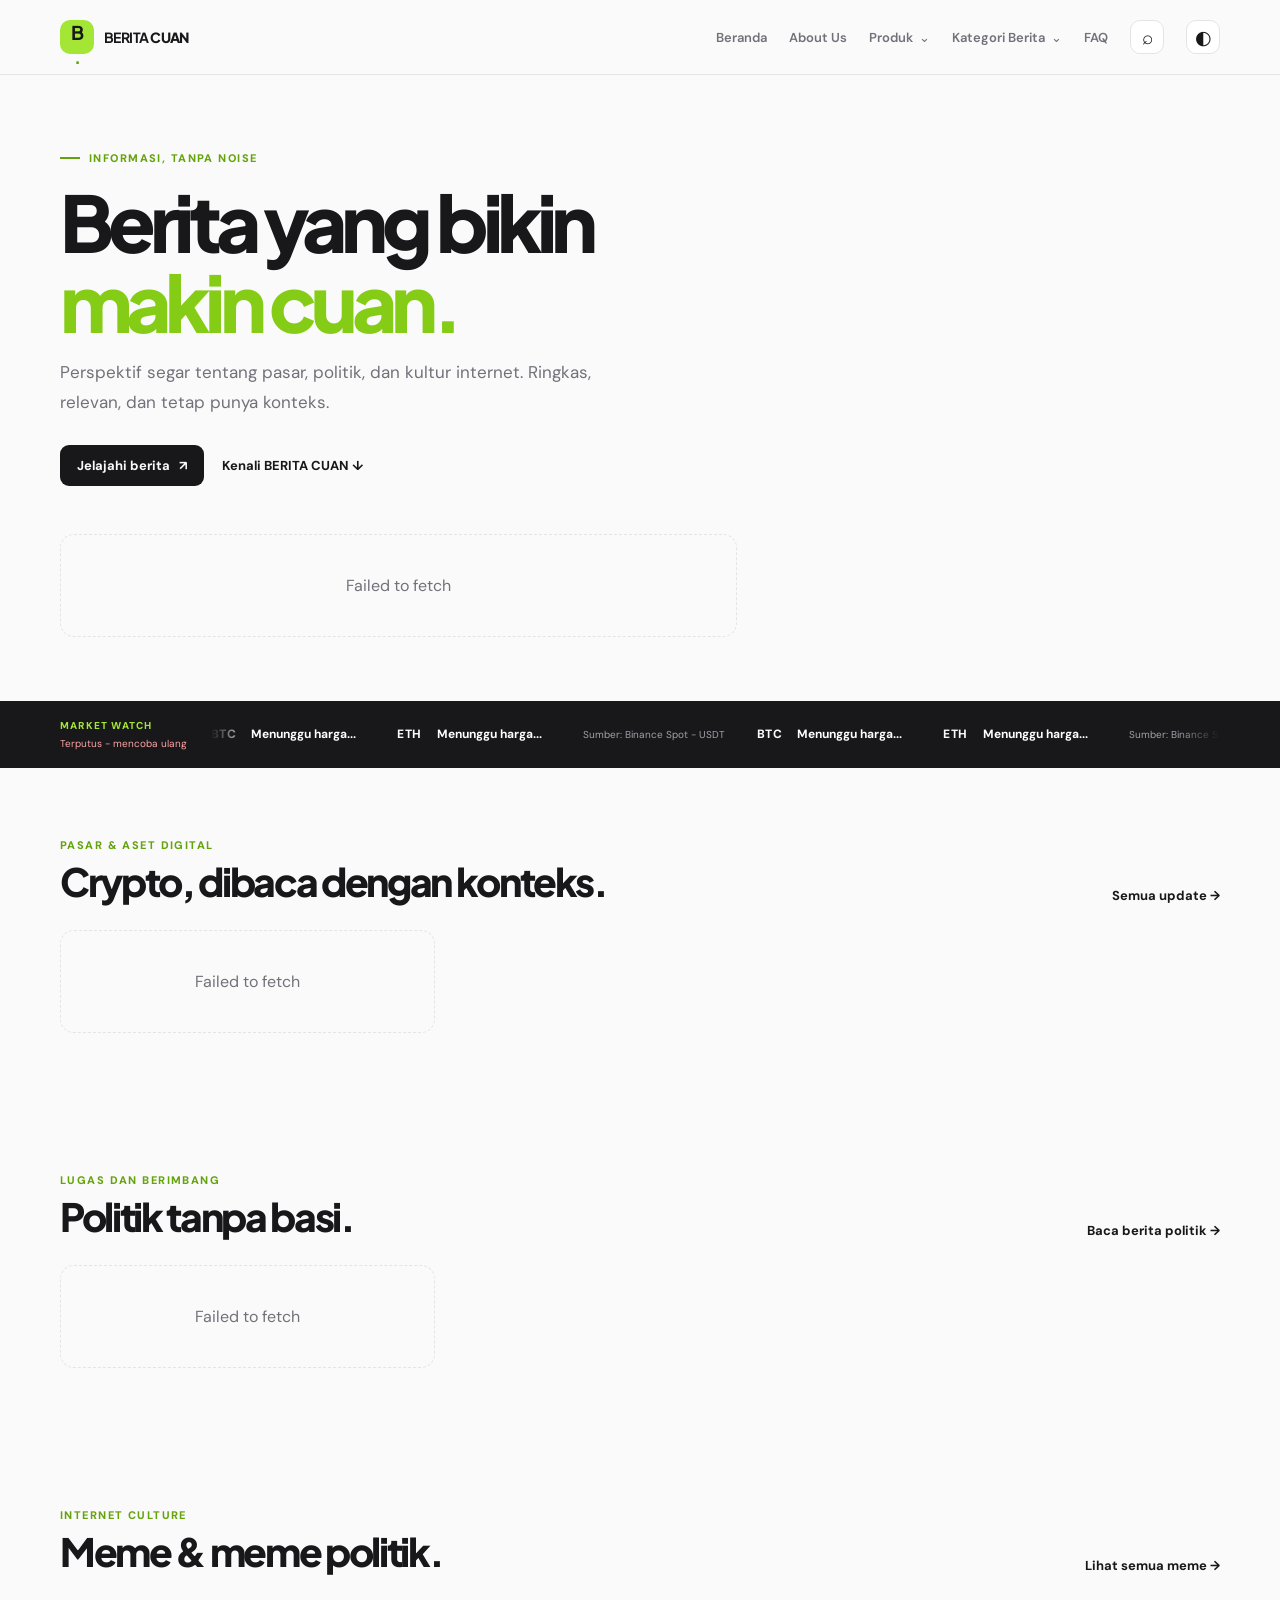
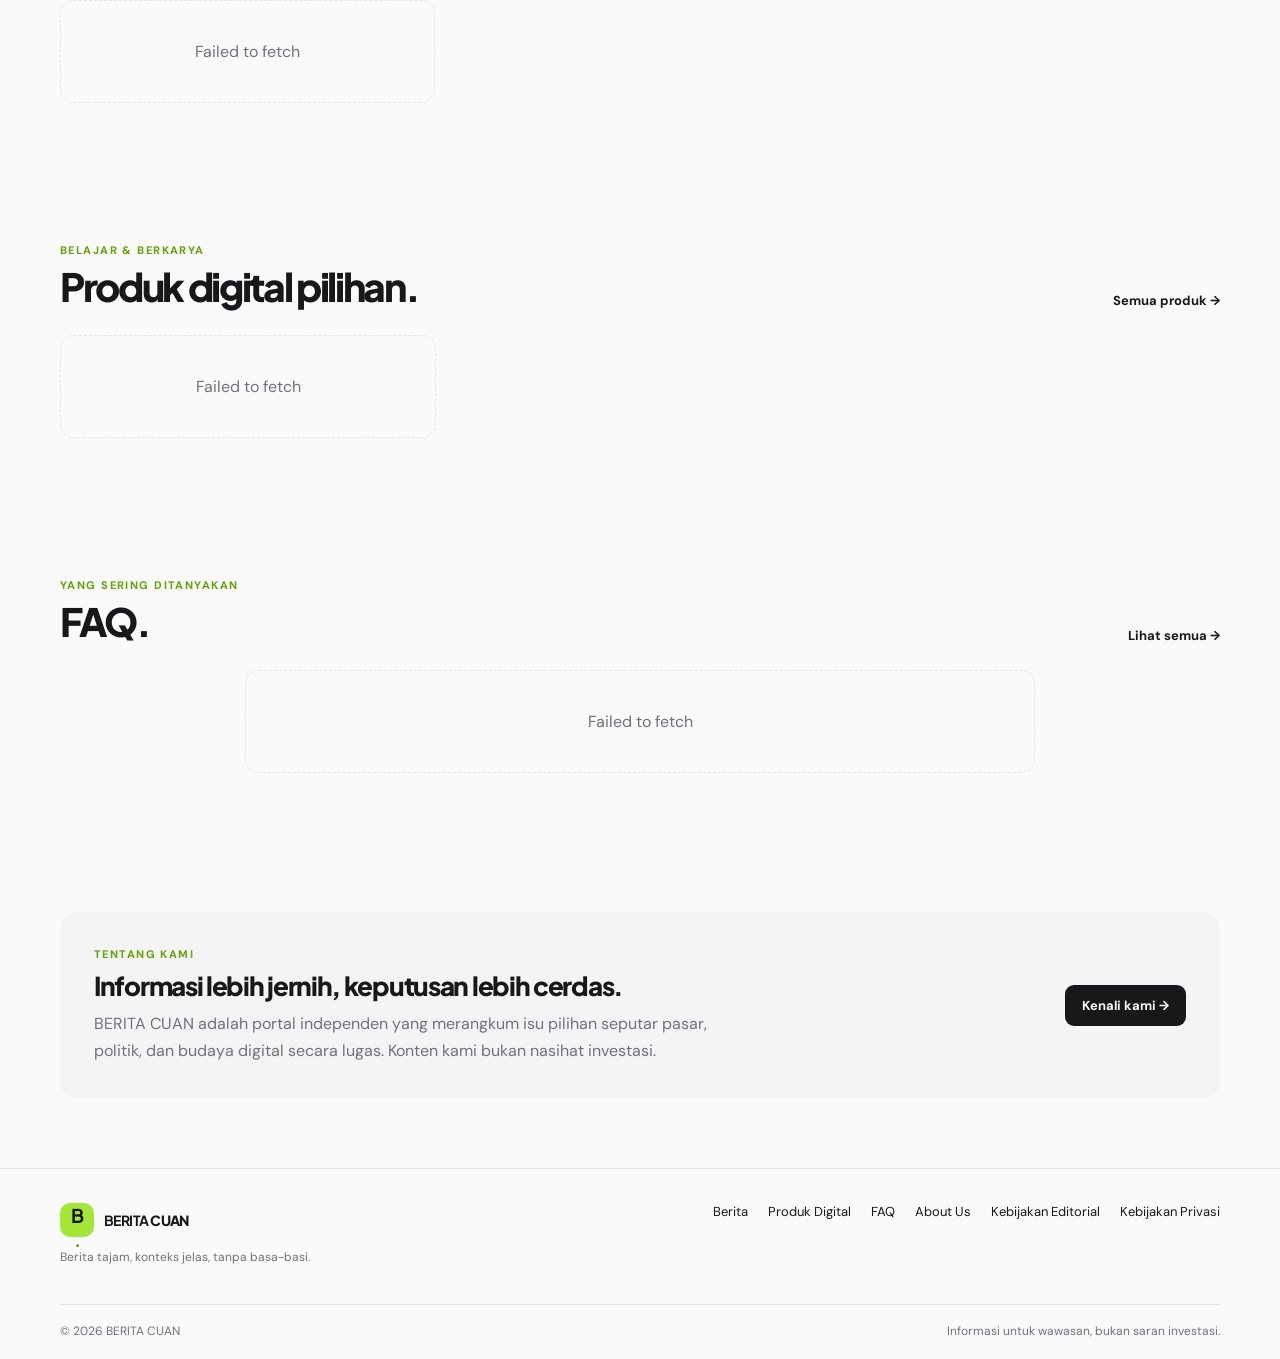
<file: index.html>
<!doctype html>
<html lang="id" data-theme="light">
<head>
    <meta charset="utf-8">
    <meta name="viewport" content="width=device-width, initial-scale=1">
    <link rel="icon" type="image/svg+xml" href="/favicon.svg">
    <meta name="description" content="BERITA CUAN — berita pilihan tentang pasar, politik, dan kultur internet.">
    <link rel="canonical" href="https://www.beritacuan.my.id/">
    <meta property="og:type" content="website">
    <meta property="og:site_name" content="BERITA CUAN">
    <meta property="og:title" content="Berita pilihan hari ini — BERITA CUAN">
    <meta property="og:description" content="BERITA CUAN — berita pilihan tentang pasar, politik, dan kultur internet.">
    <meta property="og:url" content="https://www.beritacuan.my.id/">
    <meta name="twitter:card" content="summary">
    <title>Berita pilihan hari ini — BERITA CUAN</title>
    <script>
        (() => {
            try {
                const saved = localStorage.getItem('bc-theme');
                document.documentElement.dataset.theme = saved || (matchMedia('(prefers-color-scheme: dark)').matches ? 'dark' : 'light');
            } catch {
                document.documentElement.dataset.theme = 'light';
            }
        })();
    </script>
    <link rel="preconnect" href="https://fonts.googleapis.com">
    <link rel="preconnect" href="https://fonts.gstatic.com" crossorigin>
    <link href="https://fonts.googleapis.com/css2?family=DM+Sans:wght@400;500;600;700&family=Plus+Jakarta+Sans:wght@500;600;700;800&display=swap" rel="stylesheet">
    <link rel="stylesheet" href="assets/css/app.css">
    <link rel="stylesheet" href="assets/css/site.css">
    <script async src="https://pagead2.googlesyndication.com/pagead/js/adsbygoogle.js?client=ca-pub-7554807885186246" crossorigin="anonymous"></script>
    <script defer src="assets/js/supabase.js"></script>
    <script defer src="assets/js/adsense.js"></script>
    <script defer src="assets/js/site.js"></script>
    <script defer src="assets/js/public-pages.js"></script>
    <script defer src="assets/js/market-watch.js"></script>
    <script defer src="assets/js/app.js"></script>
</head>
<body data-page="home">
<div id="site-header"></div>
<main>
    <section class="hero container">
        <span class="hero-kicker">Informasi, tanpa noise</span>
        <h1>Berita yang bikin<br><span>makin cuan.</span></h1>
        <p class="hero-copy">Perspektif segar tentang pasar, politik, dan kultur internet. Ringkas, relevan, dan tetap punya konteks.</p>
        <div class="hero-bottom"><a class="button button-dark" href="berita.html">Jelajahi berita <span>↗</span></a><a class="text-link" href="about.html">Kenali BERITA CUAN ↓</a></div>
        <div class="hero-grid" data-home-feature><div class="empty-state">Memuat berita pilihan...</div></div>
    </section>
    <section class="market-strip" aria-label="Informasi pasar">
        <div class="container market-row">
            <div class="market-heading"><span class="market-label">MARKET WATCH</span><span class="market-status" data-market-status aria-live="polite">Menghubungkan ke feed...</span></div>
            <div class="ticker-window" aria-label="Harga live BTC dan ETH dalam USDT">
                <div class="ticker-track" data-market-track>
                    <div class="ticker-group" data-market-group></div>
                    <div class="ticker-group" data-market-group aria-hidden="true"></div>
                </div>
            </div>
        </div>
    </section>
    <section class="section container">
        <div class="section-heading"><div><span class="section-kicker">Pasar & aset digital</span><h2>Crypto, dibaca dengan konteks.</h2></div><a class="text-link" href="berita.html?kategori=crypto">Semua update →</a></div>
        <div class="news-grid" data-home-crypto><div class="empty-state">Memuat berita crypto...</div></div>
    </section>
    <section class="section container">
        <div class="section-heading"><div><span class="section-kicker">Lugas dan berimbang</span><h2>Politik tanpa basi.</h2></div><a class="text-link" href="berita.html?kategori=politik">Baca berita politik →</a></div>
        <div class="news-grid" data-home-politics><div class="empty-state">Memuat berita politik...</div></div>
    </section>
    <section class="section container">
        <div class="section-heading"><div><span class="section-kicker">Internet culture</span><h2>Meme & meme politik.</h2></div><a class="text-link" href="berita.html?kategori=meme">Lihat semua meme →</a></div>
        <div class="meme-grid" data-home-memes><div class="empty-state">Memuat meme...</div></div>
    </section>
    <section class="section container">
        <div class="section-heading"><div><span class="section-kicker">Belajar & berkarya</span><h2>Produk digital pilihan.</h2></div><a class="text-link" href="produk.html">Semua produk →</a></div>
        <div class="product-grid" data-home-products><div class="empty-state">Memuat produk...</div></div>
    </section>
    <section class="section container">
        <div class="section-heading"><div><span class="section-kicker">Yang sering ditanyakan</span><h2>FAQ.</h2></div><a class="text-link" href="faq.html">Lihat semua →</a></div>
        <div class="faq-list" data-home-faqs><div class="empty-state">Memuat FAQ...</div></div>
    </section>
    <section class="container section" id="tentang"><div class="about-band"><div><span class="section-kicker">Tentang kami</span><h2>Informasi lebih jernih, keputusan lebih cerdas.</h2><p>BERITA CUAN adalah portal independen yang merangkum isu pilihan seputar pasar, politik, dan budaya digital secara lugas. Konten kami bukan nasihat investasi.</p></div><a class="button button-dark" href="about.html">Kenali kami →</a></div></section>
</main>
<aside class="ad-slot container" data-adsense-slot hidden aria-label="Iklan"></aside>
<div id="site-footer"></div>
</body>
</html>
</file>
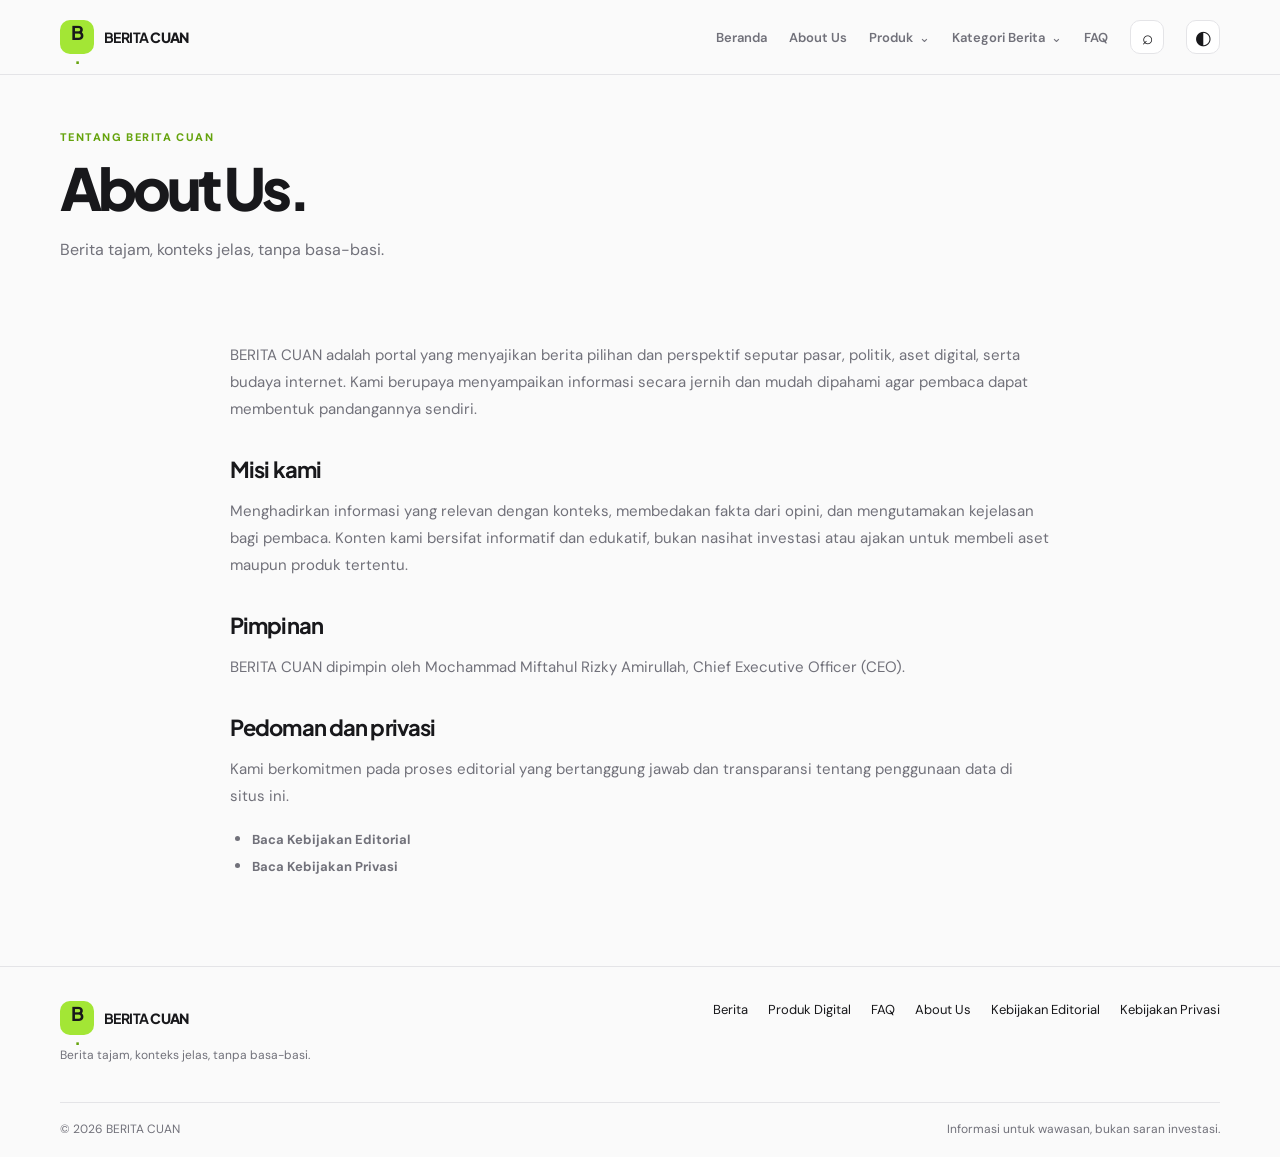
<file: about.html>
<!doctype html>
<html lang="id" data-theme="light">
<head>
    <meta charset="utf-8"><meta name="viewport" content="width=device-width, initial-scale=1">
    <link rel="icon" type="image/svg+xml" href="/favicon.svg">
    <meta name="description" content="Kenali BERITA CUAN, visi redaksi, dan pimpinan kami.">
    <link rel="canonical" href="https://www.beritacuan.my.id/about.html">
    <meta property="og:type" content="website"><meta property="og:site_name" content="BERITA CUAN">
    <meta property="og:title" content="About Us — BERITA CUAN">
    <meta property="og:description" content="Kenali BERITA CUAN, visi redaksi, dan pimpinan kami.">
    <meta property="og:url" content="https://www.beritacuan.my.id/about.html">
    <meta name="twitter:card" content="summary">
    <title>About Us — BERITA CUAN</title>
    <script>(()=>{try{const saved=localStorage.getItem('bc-theme');document.documentElement.dataset.theme=saved||(matchMedia('(prefers-color-scheme: dark)').matches?'dark':'light')}catch{document.documentElement.dataset.theme='light'}})();</script>
    <link rel="preconnect" href="https://fonts.googleapis.com"><link rel="preconnect" href="https://fonts.gstatic.com" crossorigin>
    <link href="https://fonts.googleapis.com/css2?family=DM+Sans:wght@400;500;600;700&family=Plus+Jakarta+Sans:wght@500;600;700;800&display=swap" rel="stylesheet">
    <link rel="stylesheet" href="assets/css/app.css"><link rel="stylesheet" href="assets/css/site.css">
    <script async src="https://pagead2.googlesyndication.com/pagead/js/adsbygoogle.js?client=ca-pub-7554807885186246" crossorigin="anonymous"></script>
    <script defer src="assets/js/supabase.js"></script><script defer src="assets/js/adsense.js"></script><script defer src="assets/js/site.js"></script><script defer src="assets/js/app.js"></script>
</head>
<body>
<div id="site-header"></div>
<main class="container">
    <header class="page-head"><span class="section-kicker">Tentang BERITA CUAN</span><h1>About Us.</h1><p>Berita tajam, konteks jelas, tanpa basa-basi.</p></header>
    <article class="policy-content">
        <p>BERITA CUAN adalah portal yang menyajikan berita pilihan dan perspektif seputar pasar, politik, aset digital, serta budaya internet. Kami berupaya menyampaikan informasi secara jernih dan mudah dipahami agar pembaca dapat membentuk pandangannya sendiri.</p>
        <h2>Misi kami</h2>
        <p>Menghadirkan informasi yang relevan dengan konteks, membedakan fakta dari opini, dan mengutamakan kejelasan bagi pembaca. Konten kami bersifat informatif dan edukatif, bukan nasihat investasi atau ajakan untuk membeli aset maupun produk tertentu.</p>
        <h2>Pimpinan</h2>
        <p>BERITA CUAN dipimpin oleh Mochammad Miftahul Rizky Amirullah, Chief Executive Officer (CEO).</p>
        <h2>Pedoman dan privasi</h2>
        <p>Kami berkomitmen pada proses editorial yang bertanggung jawab dan transparansi tentang penggunaan data di situs ini.</p>
        <ul><li><a class="text-link" href="kebijakan-editorial.html">Baca Kebijakan Editorial</a></li><li><a class="text-link" href="kebijakan-privasi.html">Baca Kebijakan Privasi</a></li></ul>
    </article>
</main>
<div id="site-footer"></div>
</body>
</html>
</file>
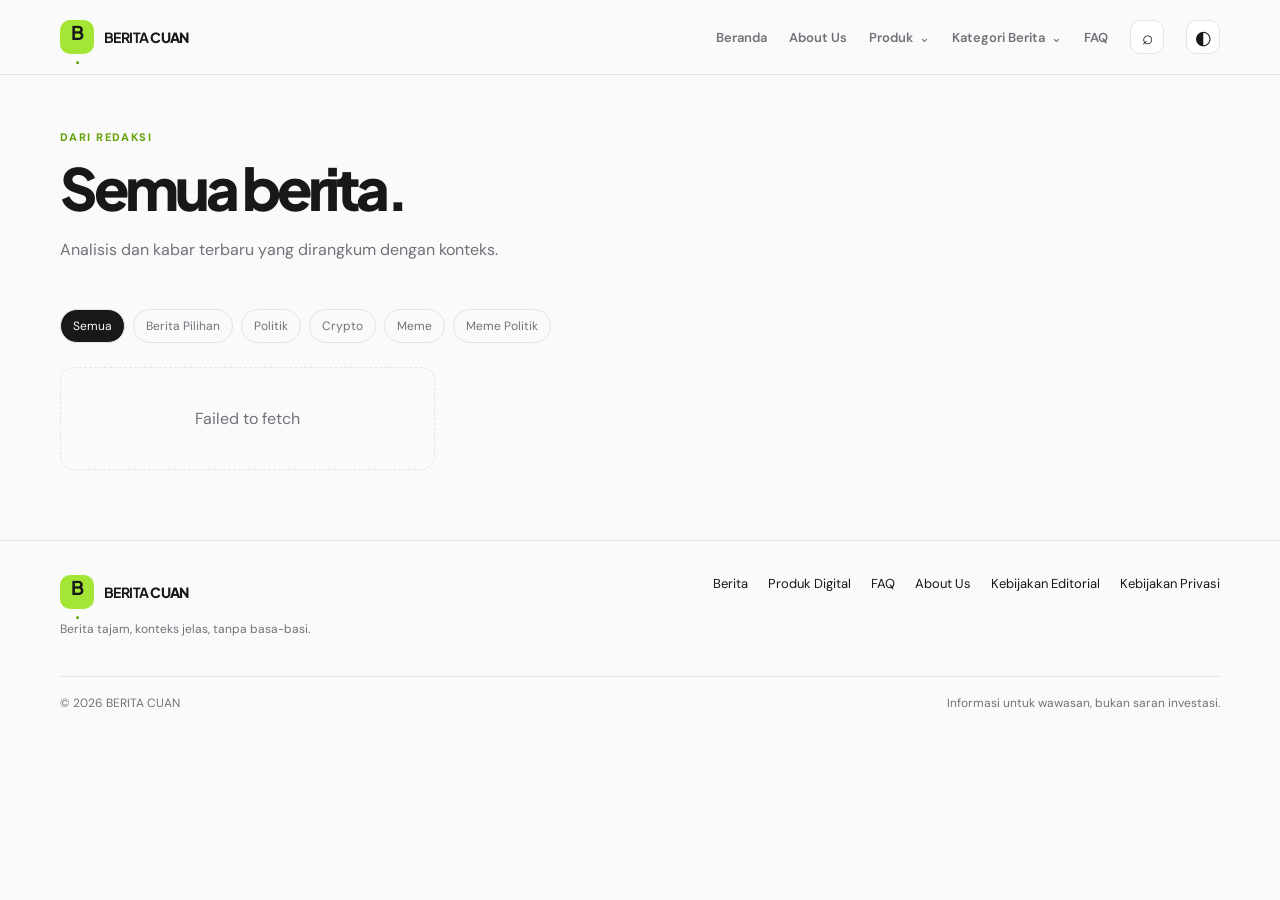
<file: berita.html>
<!doctype html>
<html lang="id" data-theme="light">
<head>
    <meta charset="utf-8">
    <base href="/">
    <meta name="viewport" content="width=device-width, initial-scale=1">
    <link rel="icon" type="image/svg+xml" href="/favicon.svg">
    <meta name="description" content="Berita dan analisis pilihan BERITA CUAN.">
    <link rel="canonical" href="https://www.beritacuan.my.id/berita.html">
    <meta property="og:type" content="website">
    <meta property="og:site_name" content="BERITA CUAN">
    <meta property="og:title" content="Semua berita — BERITA CUAN">
    <meta property="og:description" content="Berita dan analisis pilihan BERITA CUAN.">
    <meta property="og:url" content="https://www.beritacuan.my.id/berita.html">
    <meta name="twitter:card" content="summary">
    <title>Semua berita — BERITA CUAN</title>
    <script>(()=>{try{const saved=localStorage.getItem('bc-theme');document.documentElement.dataset.theme=saved||(matchMedia('(prefers-color-scheme: dark)').matches?'dark':'light')}catch{document.documentElement.dataset.theme='light'}})();</script>
    <link rel="preconnect" href="https://fonts.googleapis.com"><link rel="preconnect" href="https://fonts.gstatic.com" crossorigin>
    <link href="https://fonts.googleapis.com/css2?family=DM+Sans:wght@400;500;600;700&family=Plus+Jakarta+Sans:wght@500;600;700;800&display=swap" rel="stylesheet">
    <link rel="stylesheet" href="assets/css/app.css">
    <link rel="stylesheet" href="assets/css/site.css">
    <script async src="https://pagead2.googlesyndication.com/pagead/js/adsbygoogle.js?client=ca-pub-7554807885186246" crossorigin="anonymous"></script>
    <script defer src="assets/js/supabase.js"></script><script defer src="assets/js/adsense.js"></script><script defer src="assets/js/site.js"></script><script defer src="assets/js/public-pages.js"></script><script defer src="assets/js/app.js"></script>
</head>
<body data-page="news">
<div id="site-header"></div>
<main class="container">
    <article class="article" data-article hidden></article>
    <section data-news-list>
        <header class="page-head"><span class="section-kicker">Dari redaksi</span><h1 data-news-title>Semua berita.</h1><p data-news-description>Analisis dan kabar terbaru yang dirangkum dengan konteks.</p></header>
        <div class="filter-row">
            <a class="filter-chip" data-category="" href="berita.html">Semua</a>
            <a class="filter-chip" data-category="pilihan" href="berita.html?kategori=pilihan">Berita Pilihan</a>
            <a class="filter-chip" data-category="politik" href="berita.html?kategori=politik">Politik</a>
            <a class="filter-chip" data-category="crypto" href="berita.html?kategori=crypto">Crypto</a>
            <a class="filter-chip" data-category="meme" href="berita.html?kategori=meme">Meme</a>
            <a class="filter-chip" data-category="meme_politik" href="berita.html?kategori=meme_politik">Meme Politik</a>
        </div>
        <div class="section" style="padding-top:0"><div class="news-grid" data-news-results><div class="empty-state">Memuat berita...</div></div></div>
    </section>
</main>
<aside class="ad-slot container" data-adsense-slot hidden aria-label="Iklan"></aside>
<div id="site-footer"></div>
</body>
</html>
</file>
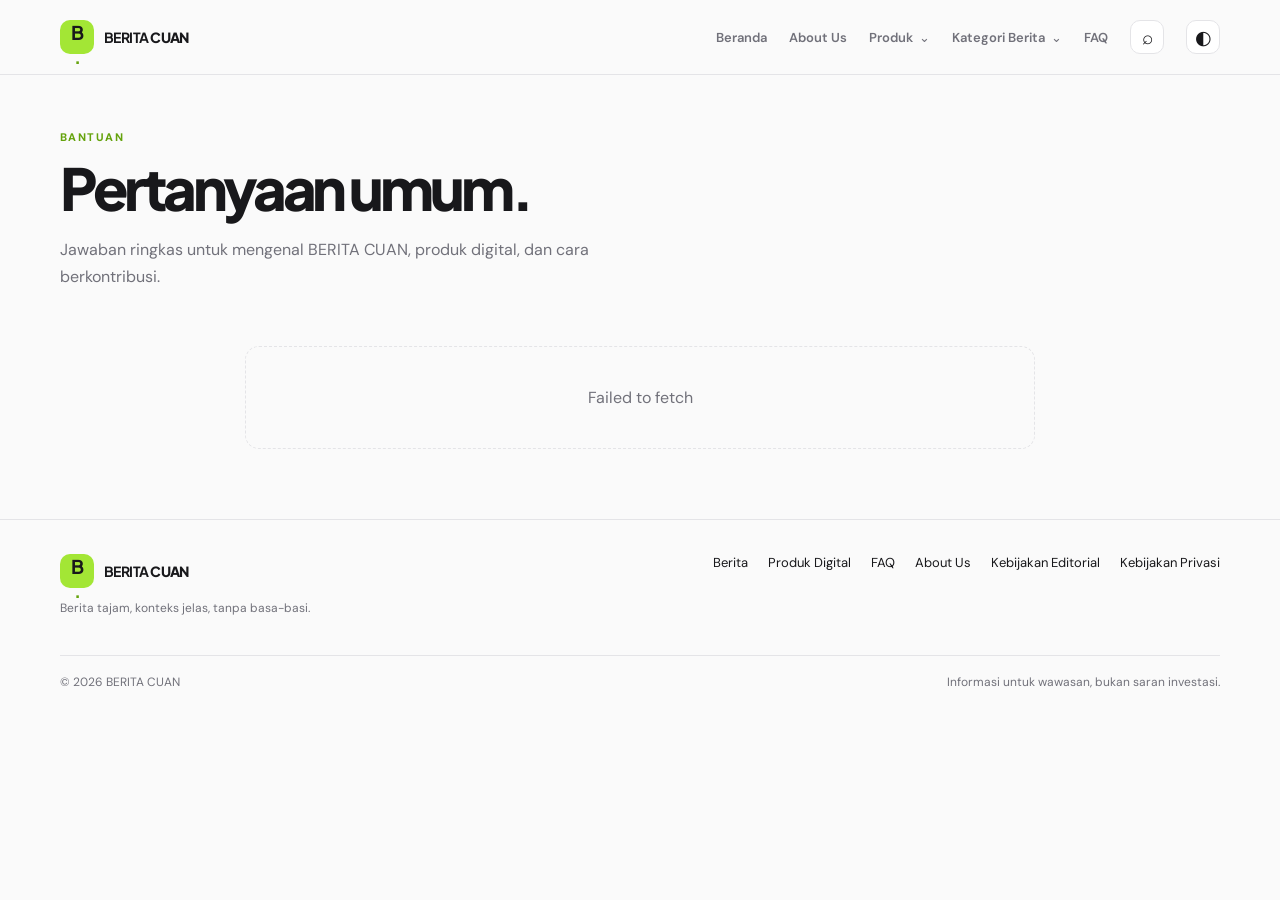
<file: faq.html>
<!doctype html>
<html lang="id" data-theme="light">
<head>
    <meta charset="utf-8"><meta name="viewport" content="width=device-width, initial-scale=1">
    <link rel="icon" type="image/svg+xml" href="/favicon.svg">
    <meta name="description" content="Pertanyaan umum tentang berita, produk, dan kontribusi di BERITA CUAN.">
    <link rel="canonical" href="https://www.beritacuan.my.id/faq.html">
    <meta property="og:type" content="website">
    <meta property="og:site_name" content="BERITA CUAN">
    <meta property="og:title" content="Pertanyaan umum — BERITA CUAN">
    <meta property="og:description" content="Pertanyaan umum tentang berita, produk, dan kontribusi di BERITA CUAN.">
    <meta property="og:url" content="https://www.beritacuan.my.id/faq.html">
    <meta name="twitter:card" content="summary">
    <title>Pertanyaan umum — BERITA CUAN</title>
    <script>(()=>{try{const saved=localStorage.getItem('bc-theme');document.documentElement.dataset.theme=saved||(matchMedia('(prefers-color-scheme: dark)').matches?'dark':'light')}catch{document.documentElement.dataset.theme='light'}})();</script>
    <link rel="preconnect" href="https://fonts.googleapis.com"><link rel="preconnect" href="https://fonts.gstatic.com" crossorigin>
    <link href="https://fonts.googleapis.com/css2?family=DM+Sans:wght@400;500;600;700&family=Plus+Jakarta+Sans:wght@500;600;700;800&display=swap" rel="stylesheet">
    <link rel="stylesheet" href="assets/css/app.css">
    <link rel="stylesheet" href="assets/css/site.css">
    <script async src="https://pagead2.googlesyndication.com/pagead/js/adsbygoogle.js?client=ca-pub-7554807885186246" crossorigin="anonymous"></script>
    <script defer src="assets/js/supabase.js"></script><script defer src="assets/js/adsense.js"></script><script defer src="assets/js/site.js"></script><script defer src="assets/js/public-pages.js"></script><script defer src="assets/js/app.js"></script>
</head>
<body data-page="faq">
<div id="site-header"></div>
<main class="container">
    <header class="page-head"><span class="section-kicker">Bantuan</span><h1>Pertanyaan umum.</h1><p>Jawaban ringkas untuk mengenal BERITA CUAN, produk digital, dan cara berkontribusi.</p></header>
    <section class="section" style="padding-top:10px"><div class="faq-list" data-faq-list><div class="empty-state">Memuat FAQ...</div></div></section>
</main>
<aside class="ad-slot container" data-adsense-slot hidden aria-label="Iklan"></aside>
<div id="site-footer"></div>
</body>
</html>
</file>
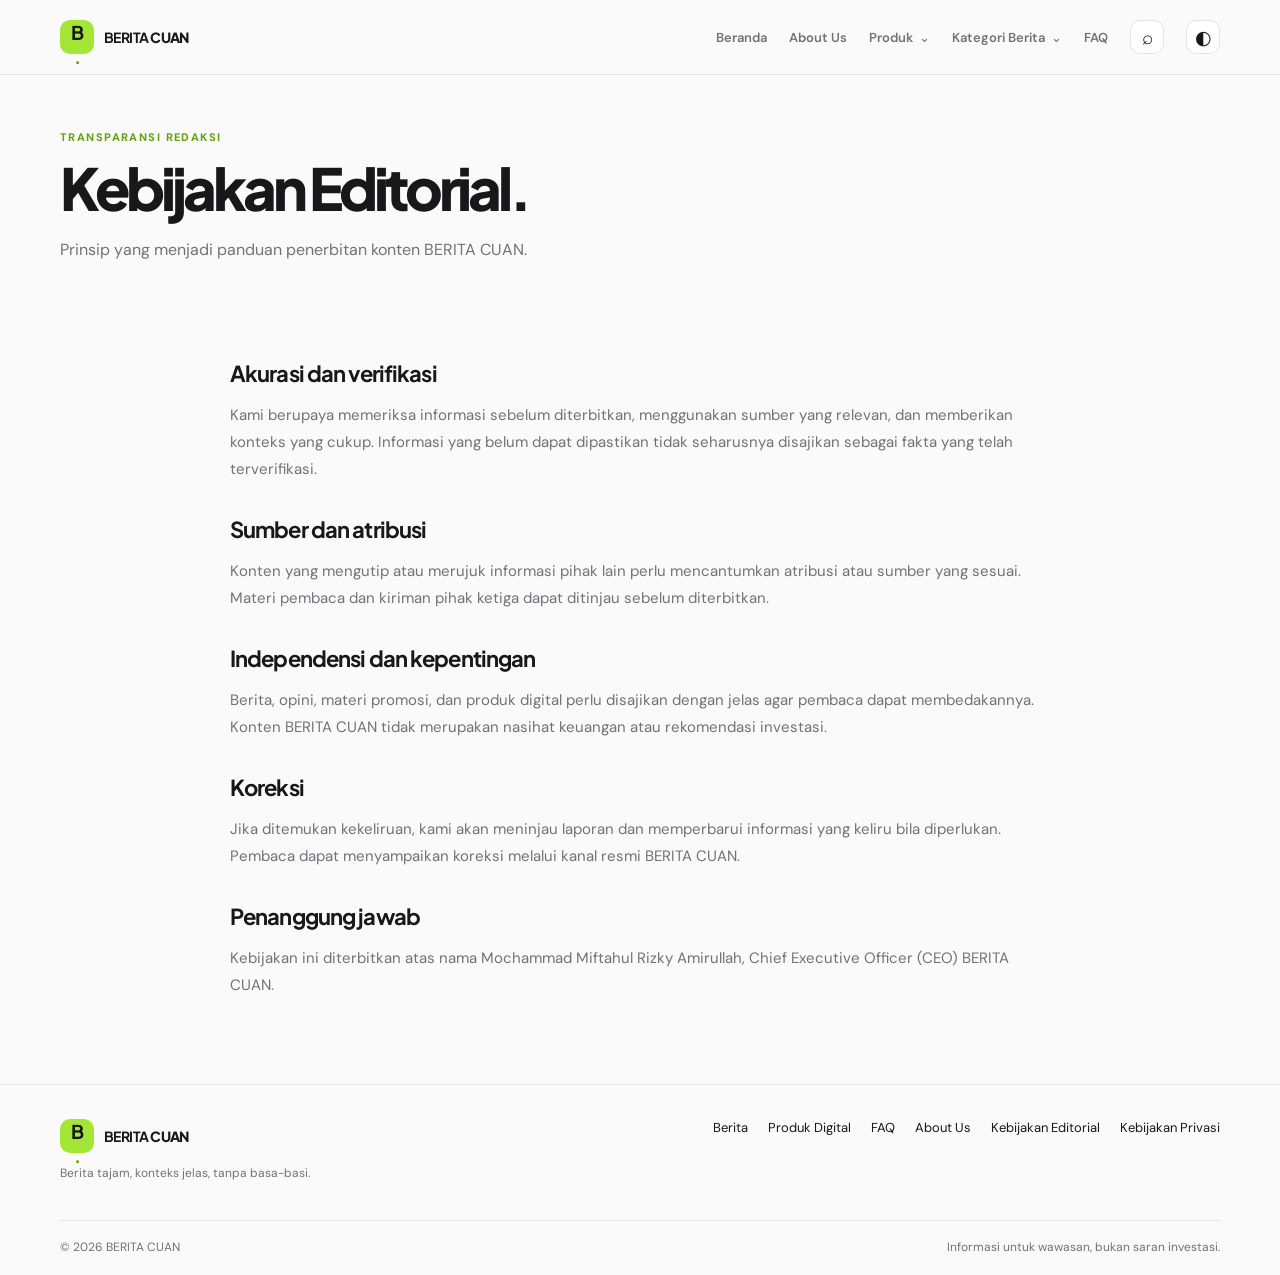
<file: kebijakan-editorial.html>
<!doctype html>
<html lang="id" data-theme="light">
<head>
    <meta charset="utf-8"><meta name="viewport" content="width=device-width, initial-scale=1">
    <link rel="icon" type="image/svg+xml" href="/favicon.svg">
    <meta name="description" content="Kebijakan editorial BERITA CUAN tentang akurasi, sumber, koreksi, dan independensi.">
    <link rel="canonical" href="https://www.beritacuan.my.id/kebijakan-editorial.html">
    <meta property="og:type" content="website"><meta property="og:site_name" content="BERITA CUAN">
    <meta property="og:title" content="Kebijakan Editorial — BERITA CUAN">
    <meta property="og:description" content="Kebijakan editorial BERITA CUAN tentang akurasi, sumber, koreksi, dan independensi.">
    <meta property="og:url" content="https://www.beritacuan.my.id/kebijakan-editorial.html">
    <meta name="twitter:card" content="summary">
    <title>Kebijakan Editorial — BERITA CUAN</title>
    <script>(()=>{try{const saved=localStorage.getItem('bc-theme');document.documentElement.dataset.theme=saved||(matchMedia('(prefers-color-scheme: dark)').matches?'dark':'light')}catch{document.documentElement.dataset.theme='light'}})();</script>
    <link rel="preconnect" href="https://fonts.googleapis.com"><link rel="preconnect" href="https://fonts.gstatic.com" crossorigin>
    <link href="https://fonts.googleapis.com/css2?family=DM+Sans:wght@400;500;600;700&family=Plus+Jakarta+Sans:wght@500;600;700;800&display=swap" rel="stylesheet">
    <link rel="stylesheet" href="assets/css/app.css"><link rel="stylesheet" href="assets/css/site.css">
    <script async src="https://pagead2.googlesyndication.com/pagead/js/adsbygoogle.js?client=ca-pub-7554807885186246" crossorigin="anonymous"></script>
    <script defer src="assets/js/supabase.js"></script><script defer src="assets/js/adsense.js"></script><script defer src="assets/js/site.js"></script><script defer src="assets/js/app.js"></script>
</head>
<body>
<div id="site-header"></div>
<main class="container">
    <header class="page-head"><span class="section-kicker">Transparansi redaksi</span><h1>Kebijakan Editorial.</h1><p>Prinsip yang menjadi panduan penerbitan konten BERITA CUAN.</p></header>
    <article class="policy-content">
        <h2>Akurasi dan verifikasi</h2>
        <p>Kami berupaya memeriksa informasi sebelum diterbitkan, menggunakan sumber yang relevan, dan memberikan konteks yang cukup. Informasi yang belum dapat dipastikan tidak seharusnya disajikan sebagai fakta yang telah terverifikasi.</p>
        <h2>Sumber dan atribusi</h2>
        <p>Konten yang mengutip atau merujuk informasi pihak lain perlu mencantumkan atribusi atau sumber yang sesuai. Materi pembaca dan kiriman pihak ketiga dapat ditinjau sebelum diterbitkan.</p>
        <h2>Independensi dan kepentingan</h2>
        <p>Berita, opini, materi promosi, dan produk digital perlu disajikan dengan jelas agar pembaca dapat membedakannya. Konten BERITA CUAN tidak merupakan nasihat keuangan atau rekomendasi investasi.</p>
        <h2>Koreksi</h2>
        <p>Jika ditemukan kekeliruan, kami akan meninjau laporan dan memperbarui informasi yang keliru bila diperlukan. Pembaca dapat menyampaikan koreksi melalui kanal resmi BERITA CUAN.</p>
        <h2>Penanggung jawab</h2>
        <p>Kebijakan ini diterbitkan atas nama Mochammad Miftahul Rizky Amirullah, Chief Executive Officer (CEO) BERITA CUAN.</p>
    </article>
</main>
<div id="site-footer"></div>
</body>
</html>
</file>
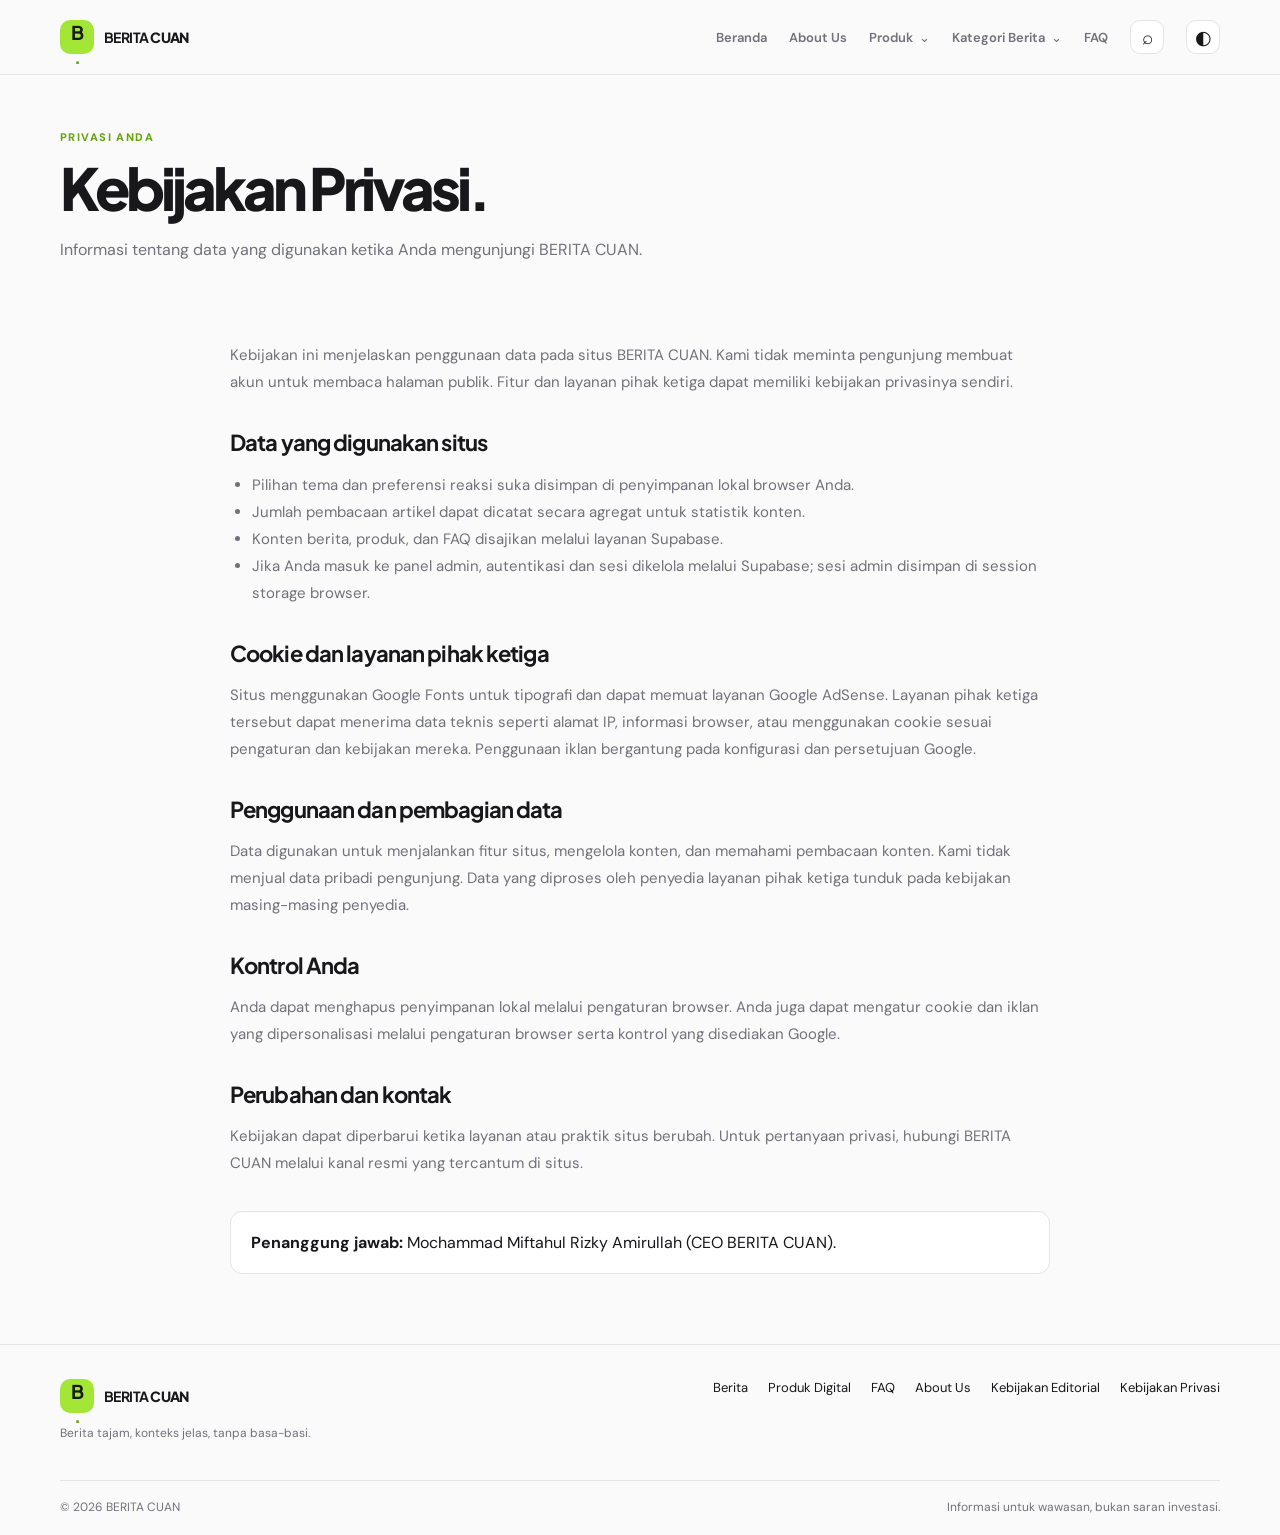
<file: kebijakan-privasi.html>
<!doctype html>
<html lang="id" data-theme="light">
<head>
    <meta charset="utf-8"><meta name="viewport" content="width=device-width, initial-scale=1">
    <link rel="icon" type="image/svg+xml" href="/favicon.svg">
    <meta name="description" content="Kebijakan Privasi BERITA CUAN menjelaskan data yang digunakan saat Anda mengunjungi situs.">
    <link rel="canonical" href="https://www.beritacuan.my.id/kebijakan-privasi.html">
    <meta property="og:type" content="website"><meta property="og:site_name" content="BERITA CUAN">
    <meta property="og:title" content="Kebijakan Privasi — BERITA CUAN">
    <meta property="og:description" content="Kebijakan Privasi BERITA CUAN menjelaskan data yang digunakan saat Anda mengunjungi situs.">
    <meta property="og:url" content="https://www.beritacuan.my.id/kebijakan-privasi.html">
    <meta name="twitter:card" content="summary">
    <title>Kebijakan Privasi — BERITA CUAN</title>
    <script>(()=>{try{const saved=localStorage.getItem('bc-theme');document.documentElement.dataset.theme=saved||(matchMedia('(prefers-color-scheme: dark)').matches?'dark':'light')}catch{document.documentElement.dataset.theme='light'}})();</script>
    <link rel="preconnect" href="https://fonts.googleapis.com"><link rel="preconnect" href="https://fonts.gstatic.com" crossorigin>
    <link href="https://fonts.googleapis.com/css2?family=DM+Sans:wght@400;500;600;700&family=Plus+Jakarta+Sans:wght@500;600;700;800&display=swap" rel="stylesheet">
    <link rel="stylesheet" href="assets/css/app.css"><link rel="stylesheet" href="assets/css/site.css">
    <script async src="https://pagead2.googlesyndication.com/pagead/js/adsbygoogle.js?client=ca-pub-7554807885186246" crossorigin="anonymous"></script>
    <script defer src="assets/js/supabase.js"></script><script defer src="assets/js/adsense.js"></script><script defer src="assets/js/site.js"></script><script defer src="assets/js/app.js"></script>
</head>
<body>
<div id="site-header"></div>
<main class="container">
    <header class="page-head"><span class="section-kicker">Privasi Anda</span><h1>Kebijakan Privasi.</h1><p>Informasi tentang data yang digunakan ketika Anda mengunjungi BERITA CUAN.</p></header>
    <article class="policy-content">
        <p>Kebijakan ini menjelaskan penggunaan data pada situs BERITA CUAN. Kami tidak meminta pengunjung membuat akun untuk membaca halaman publik. Fitur dan layanan pihak ketiga dapat memiliki kebijakan privasinya sendiri.</p>
        <h2>Data yang digunakan situs</h2>
        <ul>
            <li>Pilihan tema dan preferensi reaksi suka disimpan di penyimpanan lokal browser Anda.</li>
            <li>Jumlah pembacaan artikel dapat dicatat secara agregat untuk statistik konten.</li>
            <li>Konten berita, produk, dan FAQ disajikan melalui layanan Supabase.</li>
            <li>Jika Anda masuk ke panel admin, autentikasi dan sesi dikelola melalui Supabase; sesi admin disimpan di session storage browser.</li>
        </ul>
        <h2>Cookie dan layanan pihak ketiga</h2>
        <p>Situs menggunakan Google Fonts untuk tipografi dan dapat memuat layanan Google AdSense. Layanan pihak ketiga tersebut dapat menerima data teknis seperti alamat IP, informasi browser, atau menggunakan cookie sesuai pengaturan dan kebijakan mereka. Penggunaan iklan bergantung pada konfigurasi dan persetujuan Google.</p>
        <h2>Penggunaan dan pembagian data</h2>
        <p>Data digunakan untuk menjalankan fitur situs, mengelola konten, dan memahami pembacaan konten. Kami tidak menjual data pribadi pengunjung. Data yang diproses oleh penyedia layanan pihak ketiga tunduk pada kebijakan masing-masing penyedia.</p>
        <h2>Kontrol Anda</h2>
        <p>Anda dapat menghapus penyimpanan lokal melalui pengaturan browser. Anda juga dapat mengatur cookie dan iklan yang dipersonalisasi melalui pengaturan browser serta kontrol yang disediakan Google.</p>
        <h2>Perubahan dan kontak</h2>
        <p>Kebijakan dapat diperbarui ketika layanan atau praktik situs berubah. Untuk pertanyaan privasi, hubungi BERITA CUAN melalui kanal resmi yang tercantum di situs.</p>
        <div class="policy-credit"><strong>Penanggung jawab:</strong> Mochammad Miftahul Rizky Amirullah (CEO BERITA CUAN).</div>
    </article>
</main>
<div id="site-footer"></div>
</body>
</html>
</file>
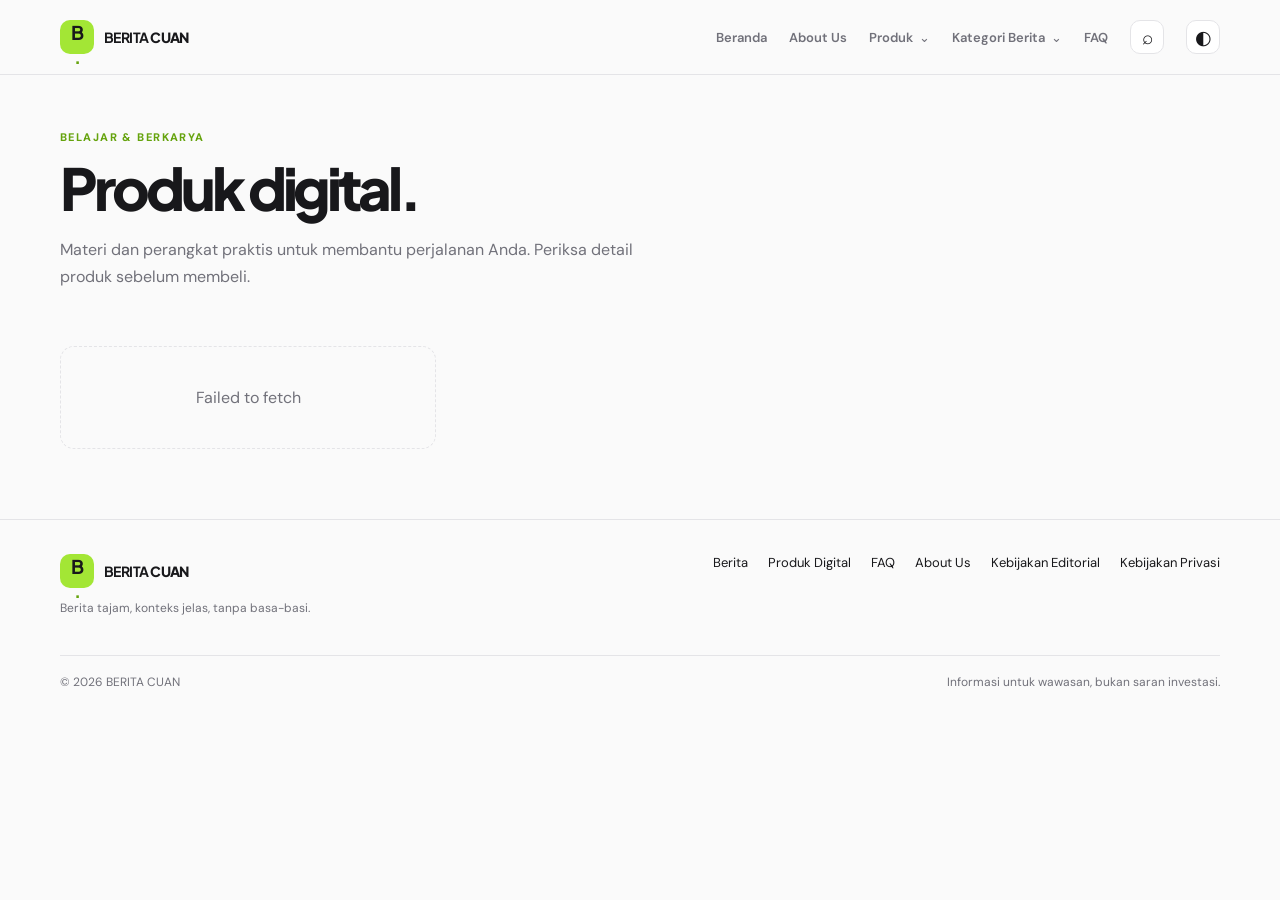
<file: produk.html>
<!doctype html>
<html lang="id" data-theme="light">
<head>
    <meta charset="utf-8"><meta name="viewport" content="width=device-width, initial-scale=1">
    <link rel="icon" type="image/svg+xml" href="/favicon.svg">
    <meta name="description" content="Produk digital pilihan dari BERITA CUAN.">
    <link rel="canonical" href="https://www.beritacuan.my.id/produk.html">
    <meta property="og:type" content="website">
    <meta property="og:site_name" content="BERITA CUAN">
    <meta property="og:title" content="Produk digital — BERITA CUAN">
    <meta property="og:description" content="Produk digital pilihan dari BERITA CUAN.">
    <meta property="og:url" content="https://www.beritacuan.my.id/produk.html">
    <meta name="twitter:card" content="summary">
    <title>Produk digital — BERITA CUAN</title>
    <script>(()=>{try{const saved=localStorage.getItem('bc-theme');document.documentElement.dataset.theme=saved||(matchMedia('(prefers-color-scheme: dark)').matches?'dark':'light')}catch{document.documentElement.dataset.theme='light'}})();</script>
    <link rel="preconnect" href="https://fonts.googleapis.com"><link rel="preconnect" href="https://fonts.gstatic.com" crossorigin>
    <link href="https://fonts.googleapis.com/css2?family=DM+Sans:wght@400;500;600;700&family=Plus+Jakarta+Sans:wght@500;600;700;800&display=swap" rel="stylesheet">
    <link rel="stylesheet" href="assets/css/app.css">
    <link rel="stylesheet" href="assets/css/site.css">
    <script async src="https://pagead2.googlesyndication.com/pagead/js/adsbygoogle.js?client=ca-pub-7554807885186246" crossorigin="anonymous"></script>
    <script defer src="assets/js/supabase.js"></script><script defer src="assets/js/adsense.js"></script><script defer src="assets/js/site.js"></script><script defer src="assets/js/public-pages.js"></script><script defer src="assets/js/app.js"></script>
</head>
<body data-page="products">
<div id="site-header"></div>
<main class="container">
    <header class="page-head"><span class="section-kicker">Belajar & berkarya</span><h1>Produk digital.</h1><p>Materi dan perangkat praktis untuk membantu perjalanan Anda. Periksa detail produk sebelum membeli.</p></header>
    <section class="section" style="padding-top:10px"><div class="product-grid" data-products><div class="empty-state">Memuat produk...</div></div></section>
</main>
<aside class="ad-slot container" data-adsense-slot hidden aria-label="Iklan"></aside>
<div id="site-footer"></div>
</body>
</html>
</file>
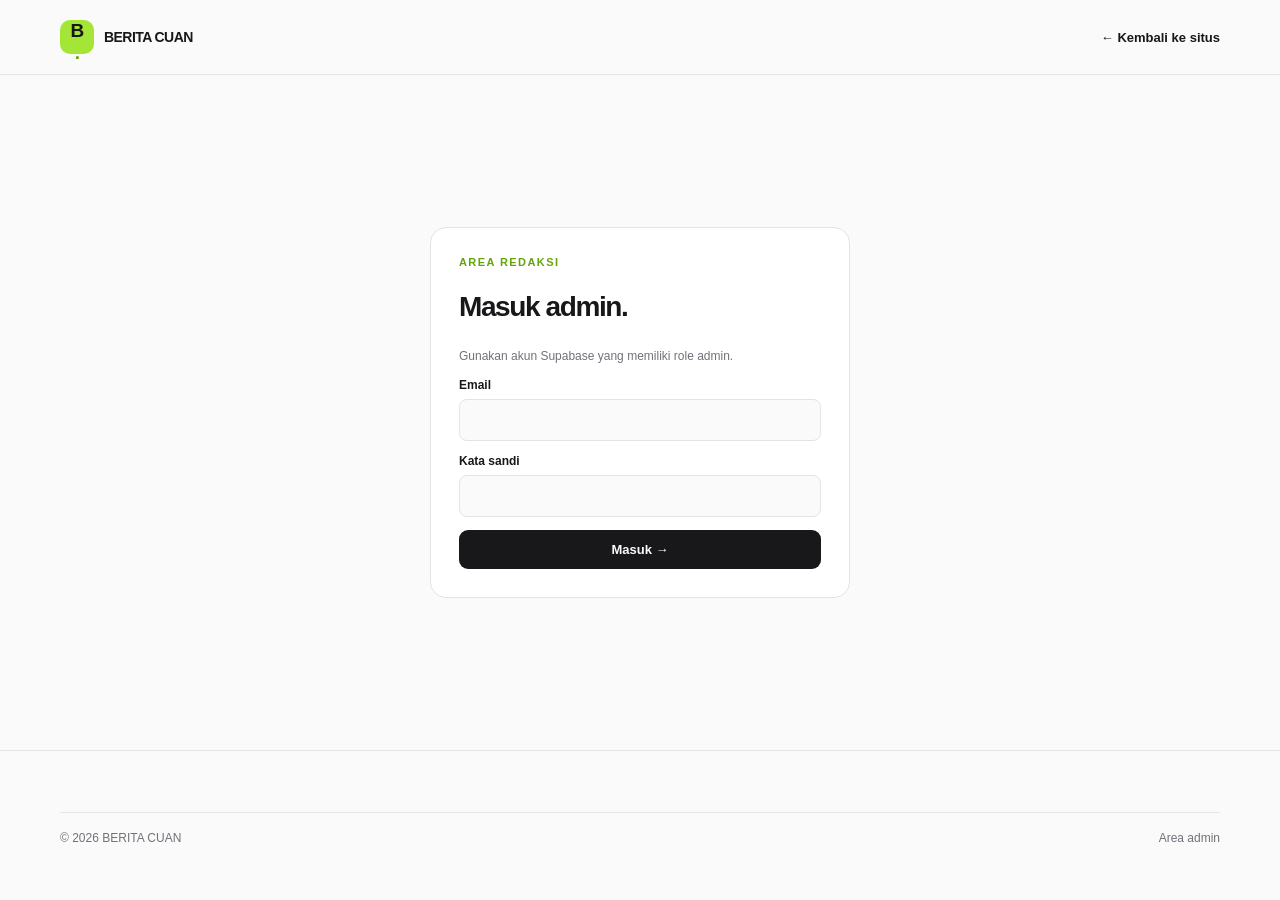
<file: admin/dashboard.html>
<!doctype html>
<html lang="id" data-theme="light">
<head>
    <meta charset="utf-8"><meta name="viewport" content="width=device-width, initial-scale=1">
    <link rel="icon" type="image/svg+xml" href="/favicon.svg">
    <title>Ringkasan Admin — BERITA CUAN</title>
    <link rel="preconnect" href="https://fonts.googleapis.com"><link rel="preconnect" href="https://fonts.gstatic.com" crossorigin>
    <link href="https://fonts.googleapis.com/css2?family=DM+Sans:wght@400;500;600;700&family=Plus+Jakarta+Sans:wght@500;600;700;800&display=swap" rel="stylesheet">
    <link rel="stylesheet" href="../assets/css/app.css"><link rel="stylesheet" href="../assets/css/site.css">
    <script defer src="../assets/js/supabase.js"></script><script defer src="../assets/js/admin.js"></script>
</head>
<body data-admin-page="dashboard"><div class="admin-layout"><div data-admin-shell></div><main class="admin-main" data-admin-content><div class="empty-state">Memuat dashboard...</div></main></div></body>
</html>
</file>
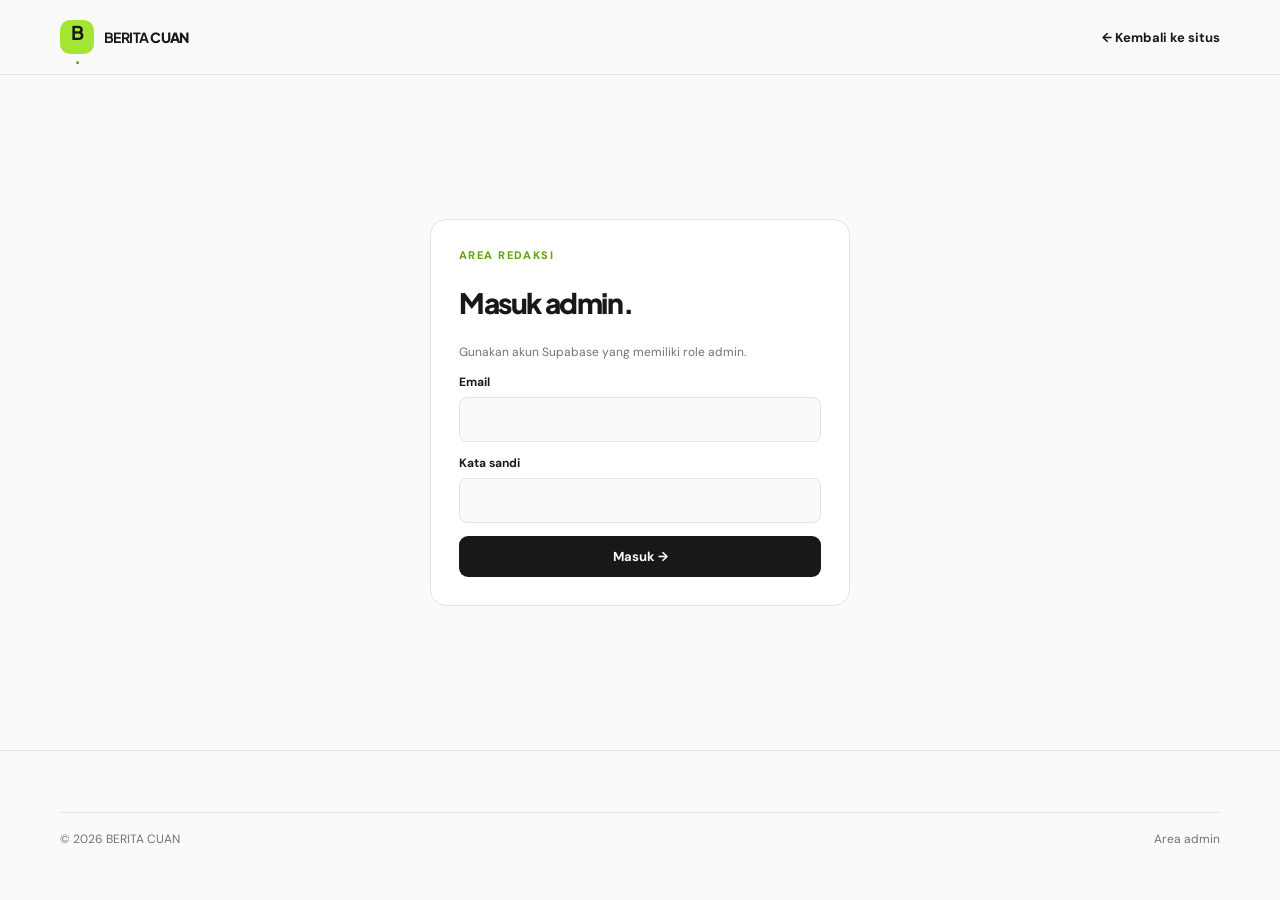
<file: admin/login.html>
<!doctype html>
<html lang="id" data-theme="light">
<head>
    <meta charset="utf-8">
    <meta name="viewport" content="width=device-width, initial-scale=1">
    <link rel="icon" type="image/svg+xml" href="/favicon.svg">
    <meta name="description" content="Login admin BERITA CUAN.">
    <title>Login Admin — BERITA CUAN</title>
    <script>(()=>{try{const saved=localStorage.getItem('bc-theme');document.documentElement.dataset.theme=saved||(matchMedia('(prefers-color-scheme: dark)').matches?'dark':'light')}catch{document.documentElement.dataset.theme='light'}})();</script>
    <link rel="preconnect" href="https://fonts.googleapis.com"><link rel="preconnect" href="https://fonts.gstatic.com" crossorigin>
    <link href="https://fonts.googleapis.com/css2?family=DM+Sans:wght@400;500;600;700&family=Plus+Jakarta+Sans:wght@500;600;700;800&display=swap" rel="stylesheet">
    <link rel="stylesheet" href="../assets/css/app.css"><link rel="stylesheet" href="../assets/css/site.css">
    <script defer src="../assets/js/supabase.js"></script><script defer src="../assets/js/admin.js"></script>
</head>
<body data-admin-page="login">
<header class="site-header"><div class="container nav-wrap"><a class="brand" href="../index.html"><span class="brand-mark">B<span>.</span></span><span>BERITA <b>CUAN</b></span></a><a class="text-link" href="../index.html">← Kembali ke situs</a></div></header>
<main class="login-wrap">
    <section class="login-card">
        <span class="section-kicker">Area redaksi</span><h1>Masuk admin.</h1>
        <p>Gunakan akun Supabase yang memiliki role admin.</p>
        <div class="alert" data-admin-message hidden></div>
        <form data-login-form>
            <div class="field"><label for="email">Email</label><input id="email" name="email" type="email" autocomplete="username" required></div>
            <div class="field"><label for="password">Kata sandi</label><input id="password" name="password" type="password" autocomplete="current-password" required></div>
            <button class="button button-dark" type="submit">Masuk →</button>
        </form>
    </section>
</main>
<footer class="site-footer"><div class="container footer-bottom"><span>© <span data-current-year></span> BERITA CUAN</span><span>Area admin</span></div></footer>
</body>
</html>
</file>
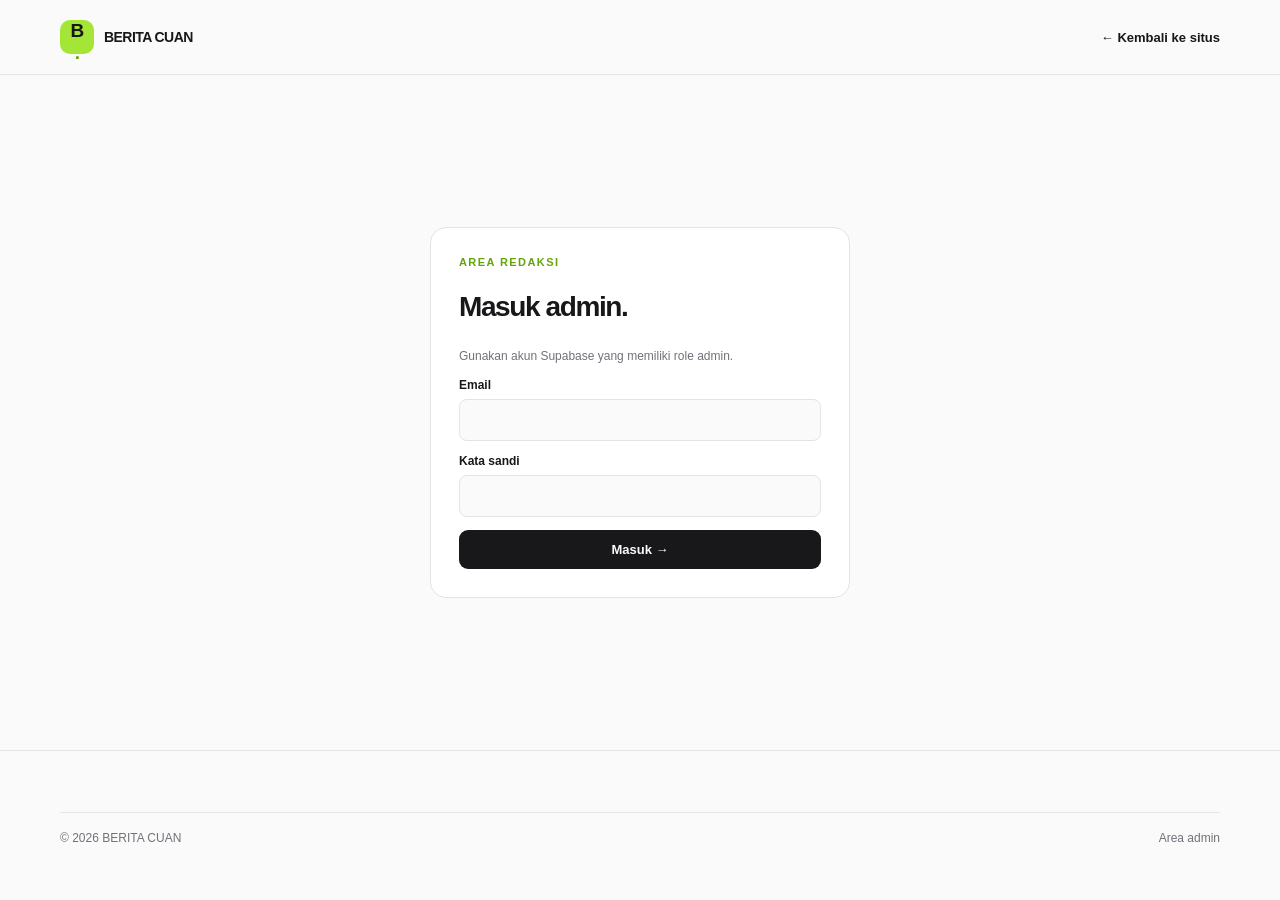
<file: admin/manage-faqs.html>
<!doctype html>
<html lang="id" data-theme="light">
<head>
    <meta charset="utf-8"><meta name="viewport" content="width=device-width, initial-scale=1">
    <link rel="icon" type="image/svg+xml" href="/favicon.svg">
    <title>Kelola FAQ — BERITA CUAN</title>
    <link rel="preconnect" href="https://fonts.googleapis.com"><link rel="preconnect" crossorigin href="https://fonts.gstatic.com">
    <link href="https://fonts.googleapis.com/css2?family=DM+Sans:wght@400;500;600;700&family=Plus+Jakarta+Sans:wght@500;600;700;800&display=swap" rel="stylesheet">
    <link rel="stylesheet" href="../assets/css/app.css"><link rel="stylesheet" href="../assets/css/site.css">
    <script defer src="../assets/js/supabase.js"></script><script defer src="../assets/js/admin.js"></script>
</head>
<body data-admin-page="faqs"><div class="admin-layout"><div data-admin-shell></div><main class="admin-main" data-admin-content><div class="empty-state">Memuat FAQ...</div></main></div></body>
</html>
</file>
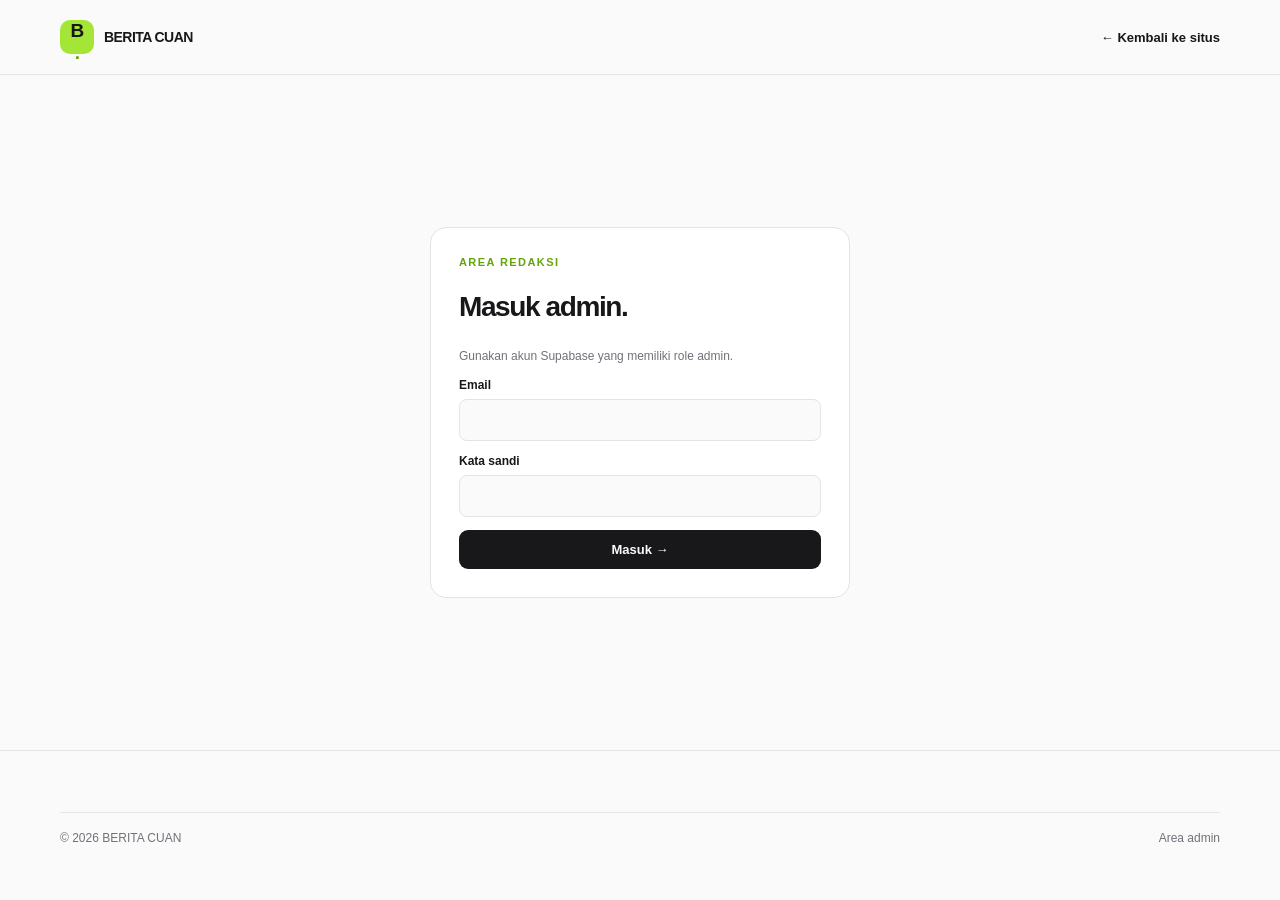
<file: admin/manage-posts.html>
<!doctype html>
<html lang="id" data-theme="light">
<head>
    <meta charset="utf-8"><meta name="viewport" content="width=device-width, initial-scale=1">
    <link rel="icon" type="image/svg+xml" href="/favicon.svg">
    <title>Berita & Meme — BERITA CUAN</title>
    <link rel="preconnect" href="https://fonts.googleapis.com"><link rel="preconnect" href="https://fonts.gstatic.com" crossorigin>
    <link href="https://fonts.googleapis.com/css2?family=DM+Sans:wght@400;500;600;700&family=Plus+Jakarta+Sans:wght@500;600;700;800&display=swap" rel="stylesheet">
    <link rel="stylesheet" href="../assets/css/app.css"><link rel="stylesheet" href="../assets/css/site.css">
    <script defer src="../assets/js/supabase.js"></script><script defer src="../assets/js/admin.js"></script>
</head>
<body data-admin-page="posts"><div class="admin-layout"><div data-admin-shell></div><main class="admin-main" data-admin-content><div class="empty-state">Memuat berita...</div></main></div></body>
</html>
</file>
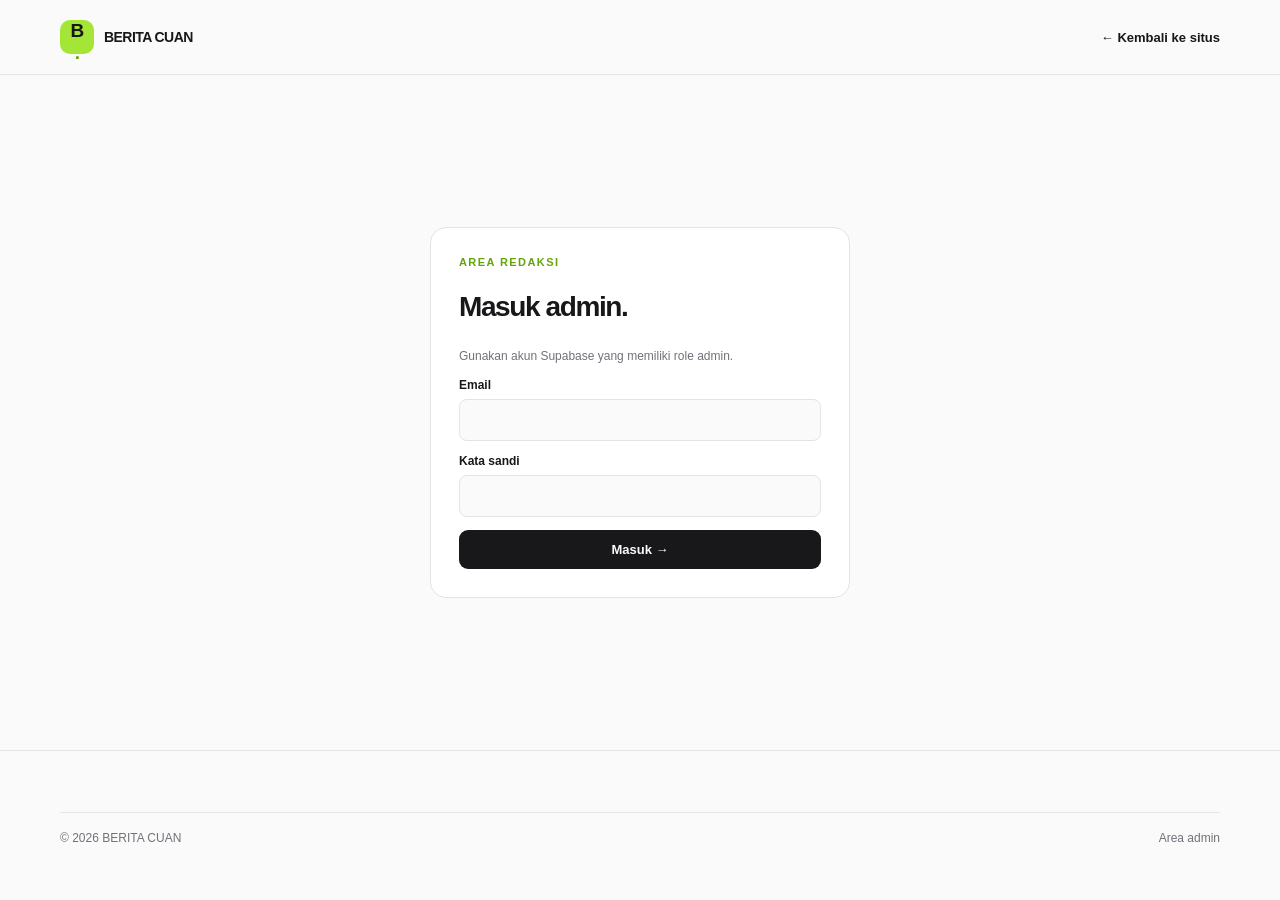
<file: admin/manage-products.html>
<!doctype html>
<html lang="id" data-theme="light">
<head>
    <meta charset="utf-8"><meta name="viewport" content="width=device-width, initial-scale=1">
    <link rel="icon" type="image/svg+xml" href="/favicon.svg">
    <title>Produk Digital — BERITA CUAN</title>
    <link rel="preconnect" href="https://fonts.googleapis.com"><link rel="preconnect" href="https://fonts.gstatic.com" crossorigin>
    <link href="https://fonts.googleapis.com/css2?family=DM+Sans:wght@400;500;600;700&family=Plus+Jakarta+Sans:wght@500;600;700;800&display=swap" rel="stylesheet">
    <link rel="stylesheet" href="../assets/css/app.css"><link rel="stylesheet" href="../assets/css/site.css">
    <script defer src="../assets/js/supabase.js"></script><script defer src="../assets/js/admin.js"></script>
</head>
<body data-admin-page="products"><div class="admin-layout"><div data-admin-shell></div><main class="admin-main" data-admin-content><div class="empty-state">Memuat produk...</div></main></div></body>
</html>
</file>
<file: assets/css/app.css>
:root{font-family:"DM Sans",sans-serif;color:#18181b;background:#fafafa;font-synthesis:none;text-rendering:optimizeLegibility;--bg:#fafafa;--surface:#fff;--text:#18181b;--muted:#71717a;--line:#e4e4e7;--green:#a3e635;--green-dark:#65a30d;--soft:#f4f4f5}
*{box-sizing:border-box}body{margin:0;background:var(--bg);color:var(--text);transition:background .2s,color .2s}html[data-theme=dark]{--bg:#09090b;--surface:#18181b;--text:#f4f4f5;--muted:#a1a1aa;--line:#27272a;--soft:#27272a}a{color:inherit;text-decoration:none}button,input,textarea,select{font:inherit}button{cursor:pointer}.container{width:min(1160px,calc(100% - 40px));margin-inline:auto}.site-header{position:sticky;top:0;z-index:20;background:color-mix(in srgb,var(--bg) 92%,transparent);backdrop-filter:blur(16px);border-bottom:1px solid var(--line)}.nav-wrap{min-height:74px;display:flex;align-items:center;justify-content:space-between;gap:24px}.brand{display:inline-flex;align-items:center;gap:10px;font:700 14px "Plus Jakarta Sans",sans-serif;letter-spacing:-.04em;white-space:nowrap}.brand b{font-weight:800}.brand-mark{display:grid;place-items:center;width:34px;height:34px;background:var(--green);color:#18181b;border-radius:10px;font-size:19px}.brand-mark span{color:#65a30d}.main-nav{display:flex;align-items:center;gap:22px;font-size:13px;font-weight:600}.main-nav>a:not(.nav-login),.nav-dropdown-toggle{color:var(--muted);transition:color .15s}.main-nav a:hover,.main-nav .active,.nav-dropdown-toggle:hover{color:var(--text)}.nav-dropdown{position:relative}.nav-dropdown-toggle{border:0;background:none;padding:12px 0}.nav-dropdown-toggle span{margin-left:3px}.nav-dropdown-menu{position:absolute;display:none;top:100%;left:-16px;min-width:170px;padding:8px;background:var(--surface);border:1px solid var(--line);border-radius:12px;box-shadow:0 12px 30px #00000014}.nav-dropdown-menu a{display:block;padding:10px;border-radius:8px}.nav-dropdown-menu a:hover{background:var(--soft)}.nav-dropdown.open .nav-dropdown-menu{display:block}.category-menu{min-width:190px}.icon-button{width:34px;height:34px;background:var(--surface);color:var(--text);border:1px solid var(--line);border-radius:10px;font-size:19px}.nav-login{background:var(--text);color:var(--bg);border-radius:9px;padding:10px 13px}.nav-login span{color:var(--green)}.mobile-menu-button{display:none;border:0;background:none;color:var(--text);font-size:20px}.search-panel{display:flex;gap:8px;padding:10px 0 16px}.search-panel input{flex:1;background:var(--surface);border:1px solid var(--line);border-radius:9px;padding:11px 14px;color:var(--text)}.hero{padding:76px 0 64px}.hero-kicker,.section-kicker{display:flex;align-items:center;gap:9px;color:var(--green-dark);font-size:11px;font-weight:800;letter-spacing:.13em;text-transform:uppercase}.hero-kicker:before{content:"";width:20px;height:2px;background:var(--green-dark)}.hero h1{max-width:760px;margin:17px 0 14px;font:800 clamp(42px,7vw,78px)/1.02 "Plus Jakarta Sans",sans-serif;letter-spacing:-.075em}.hero h1 span{color:#84cc16}.hero-copy{max-width:550px;color:var(--muted);font-size:17px;line-height:1.75}.hero-bottom{display:flex;align-items:center;gap:18px;margin-top:27px}.button{display:inline-flex;align-items:center;justify-content:center;gap:9px;padding:12px 17px;border:0;border-radius:9px;font-weight:700;font-size:13px}.button-dark{background:var(--text);color:var(--bg)}.button-green{background:var(--green);color:#18181b}.text-link{font-weight:700;font-size:13px}.hero-grid{display:grid;grid-template-columns:1.45fr 1fr;gap:16px;margin-top:48px}.hero-feature{min-height:380px;position:relative;overflow:hidden;border-radius:18px;background:#27272a;color:#fff}.hero-feature img{width:100%;height:100%;min-height:380px;object-fit:cover;opacity:.72}.hero-feature-content{position:absolute;inset:auto 0 0;padding:30px;background:linear-gradient(transparent,#09090be8)}.hero-feature-content h2{max-width:590px;margin:14px 0;font:700 clamp(25px,4vw,39px)/1.15 "Plus Jakarta Sans",sans-serif;letter-spacing:-.05em}.hero-side{display:grid;gap:16px}.hero-mini{display:flex;gap:15px;align-items:center;min-height:182px;padding:18px;border:1px solid var(--line);border-radius:16px;background:var(--surface)}.hero-mini-image{flex:0 0 35%;height:145px;border-radius:11px;overflow:hidden;background:var(--soft)}.hero-mini-image img{width:100%;height:100%;object-fit:cover}.hero-mini h3{margin:10px 0 8px;font:700 17px/1.35 "Plus Jakarta Sans",sans-serif;letter-spacing:-.03em}.eyebrow-row,.card-meta{display:flex;align-items:center;justify-content:space-between;gap:8px;color:var(--muted);font-size:11px}.category-pill{display:inline-flex;padding:5px 8px;border-radius:20px;background:var(--soft);color:var(--text);font-size:10px;font-weight:700}.market-strip{background:#18181b;color:#fafafa;padding:18px 0}.market-row{display:flex;align-items:center;gap:26px;overflow:hidden;white-space:nowrap;font-size:12px}.market-label{color:#a3e635;font-size:10px;font-weight:800;letter-spacing:.12em}.ticker-item b{margin-left:6px}.up{color:#a3e635}.down{color:#f87171}.section{padding:70px 0}.section-heading{display:flex;justify-content:space-between;align-items:end;gap:20px;margin-bottom:26px}.section-heading h2{margin:8px 0 0;font:800 clamp(27px,4vw,39px)/1.13 "Plus Jakarta Sans",sans-serif;letter-spacing:-.06em}.section-heading p{max-width:400px;margin:0;color:var(--muted);font-size:14px;line-height:1.7}.news-grid{display:grid;grid-template-columns:repeat(3,minmax(0,1fr));gap:18px}.news-card{overflow:hidden;border:1px solid var(--line);border-radius:15px;background:var(--surface)}.news-card-image{display:block;height:205px;background:var(--soft);overflow:hidden}.news-card-image img{width:100%;height:100%;object-fit:cover;transition:transform .35s}.news-card:hover .news-card-image img{transform:scale(1.035)}.image-fallback{height:100%;display:grid;place-items:center;background:linear-gradient(135deg,var(--soft),var(--line));color:var(--muted);font-weight:700}.news-card-body{padding:17px}.news-card h3{margin:13px 0 8px;font:700 18px/1.35 "Plus Jakarta Sans",sans-serif;letter-spacing:-.035em}.news-card-body>p{min-height:40px;margin:0 0 18px;color:var(--muted);font-size:13px;line-height:1.6}.card-meta{padding-top:13px;border-top:1px solid var(--line)}.meme-grid{display:grid;grid-template-columns:repeat(3,1fr);gap:18px}.meme-card{border:1px solid var(--line);border-radius:15px;background:var(--surface);overflow:hidden}.meme-card img{width:100%;height:240px;object-fit:cover;background:var(--soft)}.meme-content{padding:16px}.meme-content h3{font:700 17px "Plus Jakarta Sans",sans-serif}.reaction-button{border:1px solid var(--line);border-radius:20px;background:none;color:var(--text);padding:7px 11px;font-size:12px}.reaction-button[aria-pressed=true]{color:#e11d48;background:#fff1f2;border-color:#fecdd3}.product-grid{display:grid;grid-template-columns:repeat(3,1fr);gap:16px}.product-card{padding:21px;border:1px solid var(--line);border-radius:15px;background:var(--surface)}.product-icon{display:grid;place-items:center;width:42px;height:42px;border-radius:12px;background:var(--soft);font-size:19px}.product-card h3{font:700 19px "Plus Jakarta Sans",sans-serif;margin:19px 0 8px}.product-card p{color:var(--muted);font-size:13px;line-height:1.65;min-height:44px}.product-price{font:800 21px "Plus Jakarta Sans",sans-serif;margin:18px 0}.product-card .button{width:100%}.faq-list{max-width:790px;margin:auto}.faq-item{border-bottom:1px solid var(--line)}.faq-question{display:flex;width:100%;align-items:center;justify-content:space-between;gap:18px;padding:20px 2px;border:0;background:none;text-align:left;color:var(--text);font:700 16px "Plus Jakarta Sans",sans-serif}.faq-question span:last-child{font-size:21px;color:var(--muted)}.faq-answer{padding:0 32px 18px 2px;color:var(--muted);font-size:14px;line-height:1.75}.faq-answer[hidden]{display:none}.about-band{padding:34px;border-radius:16px;background:var(--soft);display:flex;justify-content:space-between;align-items:center;gap:24px}.about-band h2{font:800 26px "Plus Jakarta Sans",sans-serif;letter-spacing:-.05em;margin:8px 0}.about-band p{max-width:640px;margin:0;color:var(--muted);line-height:1.7}.site-footer{border-top:1px solid var(--line);padding:34px 0 20px}.footer-main,.footer-bottom{display:flex;justify-content:space-between;gap:24px}.footer-main p,.footer-bottom{color:var(--muted);font-size:12px}.footer-links{display:flex;gap:20px;font-size:13px}.footer-bottom{border-top:1px solid var(--line);padding-top:18px;margin-top:27px}.page-head{padding:55px 0 30px}.page-head h1{font:800 clamp(36px,6vw,58px)/1.1 "Plus Jakarta Sans",sans-serif;letter-spacing:-.07em;margin:12px 0}.page-head p{max-width:620px;color:var(--muted);line-height:1.7}.filter-row{display:flex;gap:8px;flex-wrap:wrap;margin-bottom:24px}.filter-chip{padding:8px 12px;border:1px solid var(--line);border-radius:20px;color:var(--muted);font-size:12px}.filter-chip.active,.filter-chip:hover{background:var(--text);color:var(--bg)}.article{max-width:780px;margin:45px auto 80px}.article h1{font:800 clamp(36px,6vw,58px)/1.1 "Plus Jakarta Sans",sans-serif;letter-spacing:-.065em}.article-meta{color:var(--muted);font-size:13px;margin:20px 0}.article img{width:100%;max-height:490px;object-fit:cover;border-radius:16px}.article-content{font-size:17px;line-height:1.85}.article-content p{margin:22px 0}.alert{padding:12px 15px;border-radius:9px;margin:15px 0;font-size:13px}.alert-error{background:#fee2e2;color:#991b1b}.alert-success{background:#dcfce7;color:#166534}.empty-state{padding:40px;border:1px dashed var(--line);border-radius:14px;text-align:center;color:var(--muted)}.admin-layout{min-height:100vh;display:grid;grid-template-columns:245px 1fr}.admin-sidebar{padding:25px 17px;background:#18181b;color:#fafafa}.admin-sidebar .brand{margin:0 10px 35px}.admin-sidebar nav{display:grid;gap:6px}.admin-sidebar nav a{padding:11px 12px;border-radius:8px;color:#a1a1aa;font-size:13px}.admin-sidebar nav a:hover,.admin-sidebar nav a.active{background:#27272a;color:#fff}.admin-main{padding:32px;min-width:0}.admin-top{display:flex;justify-content:space-between;align-items:center;margin-bottom:28px}.admin-top h1{font:800 27px "Plus Jakarta Sans",sans-serif;letter-spacing:-.05em}.stats-grid{display:grid;grid-template-columns:repeat(3,1fr);gap:15px;margin-bottom:25px}.stat-card,.admin-panel{padding:20px;border:1px solid var(--line);border-radius:12px;background:var(--surface)}.stat-card span{color:var(--muted);font-size:12px}.stat-card strong{display:block;margin-top:12px;font:800 30px "Plus Jakarta Sans",sans-serif}.admin-panel{margin-bottom:20px}.admin-panel h2{font:700 18px "Plus Jakarta Sans",sans-serif;margin:0 0 15px}.data-table{width:100%;border-collapse:collapse;font-size:13px}.data-table th,.data-table td{padding:12px 10px;border-bottom:1px solid var(--line);text-align:left}.data-table th{color:var(--muted);font-size:11px;text-transform:uppercase;letter-spacing:.06em}.data-table-wrap{overflow:auto}.form-grid{display:grid;grid-template-columns:1fr 1fr;gap:14px}.field{display:grid;gap:7px;margin-bottom:13px}.field label{font-size:12px;font-weight:700}.field input,.field textarea,.field select{width:100%;padding:11px 12px;border:1px solid var(--line);border-radius:8px;background:var(--bg);color:var(--text)}.field textarea{min-height:150px;resize:vertical}.field.full{grid-column:1/-1}.inline-actions{display:flex;gap:8px;align-items:center}.inline-actions form{margin:0}.button-small{padding:8px 10px;font-size:11px;border-radius:7px}.button-danger{background:#fee2e2;color:#991b1b}.login-wrap{min-height:75vh;display:grid;place-items:center;padding:35px 20px}.login-card{width:min(420px,100%);padding:28px;border:1px solid var(--line);border-radius:16px;background:var(--surface)}.login-card h1{font:800 28px "Plus Jakarta Sans",sans-serif;letter-spacing:-.05em}.login-card>.field{margin:20px 0}.login-card .button{width:100%}.login-card p{color:var(--muted);font-size:12px;line-height:1.6}
@media(max-width:980px){.main-nav{gap:13px;font-size:12px}.hero-grid{grid-template-columns:1fr}.hero-side{grid-template-columns:1fr 1fr}.hero-mini{min-height:150px}.hero-mini-image{height:120px}.news-grid{grid-template-columns:repeat(2,1fr)}}
@media(max-width:760px){.container{width:min(100% - 30px,600px)}.nav-wrap{min-height:64px}.mobile-menu-button{display:block}.main-nav{display:none;position:absolute;top:64px;left:0;right:0;padding:17px 20px 22px;background:var(--bg);border-bottom:1px solid var(--line);align-items:stretch;flex-direction:column;gap:10px}.main-nav.open{display:flex}.main-nav>a,.nav-dropdown-toggle{padding:9px 0}.nav-dropdown-menu{position:static;box-shadow:none;margin:0 0 5px}.nav-dropdown-toggle{width:100%;text-align:left}.icon-button{display:inline-grid;place-items:center}.hero{padding:50px 0 40px}.hero h1{font-size:48px}.hero-grid{margin-top:30px}.hero-feature,.hero-feature img{min-height:330px}.hero-side{grid-template-columns:1fr}.hero-mini{min-height:130px}.hero-mini-image{height:100px}.section{padding:50px 0}.section-heading{align-items:flex-start;flex-direction:column}.news-grid,.meme-grid,.product-grid{grid-template-columns:1fr}.news-card-image{height:220px}.meme-card img{height:260px}.about-band,.footer-main,.footer-bottom{align-items:flex-start;flex-direction:column}.footer-links{flex-wrap:wrap}.admin-layout{grid-template-columns:1fr}.admin-sidebar{padding:15px}.admin-sidebar .brand{margin:0 8px 13px}.admin-sidebar nav{display:flex;overflow:auto}.admin-sidebar nav a{white-space:nowrap}.admin-main{padding:20px 15px}.stats-grid{grid-template-columns:1fr}.form-grid{grid-template-columns:1fr}.field.full{grid-column:auto}.data-table{min-width:620px}.hero-bottom{flex-wrap:wrap}}
</file>
<file: assets/css/site.css>
.search-panel[hidden] { display: none; }
.product-card > img { width: 100%; height: 170px; object-fit: cover; border-radius: 10px; }
.product-card > div[style*="height:170px"] img { width: 100%; height: 100%; object-fit: cover; }
.product-card .button[aria-disabled="true"] { opacity: .7; cursor: not-allowed; }
.field input[type="file"] { width: 100%; padding: 10px; border: 1px solid var(--line); border-radius: 9px; background: var(--surface); color: var(--text); }
.ad-slot { min-height: 0; margin-top: 24px; margin-bottom: 24px; }
.policy-content { max-width: 820px; margin: 0 auto; padding: 18px 0 70px; }
.policy-content h2 { margin: 32px 0 10px; font: 700 22px "Plus Jakarta Sans",sans-serif; letter-spacing: -.04em; }
.policy-content p, .policy-content li { color: var(--muted); font-size: 15px; line-height: 1.8; }
.policy-content ul { padding-left: 22px; }
.policy-credit { margin-top: 34px; padding: 20px; border: 1px solid var(--line); border-radius: 12px; background: var(--surface); }
.market-row { display: grid; grid-template-columns: auto minmax(0, 1fr); align-items: center; gap: 24px; overflow: hidden; }
.market-heading { display: grid; gap: 5px; }
.market-status { color: #a1a1aa; font-size: 10px; white-space: nowrap; }
.market-status[data-state="live"] { color: #a3e635; }
.market-status[data-state="error"] { color: #fca5a5; }
.ticker-window { min-width: 0; overflow: hidden; mask-image: linear-gradient(90deg, transparent, #000 4%, #000 96%, transparent); }
.ticker-track { display: flex; width: max-content; animation: market-ticker-scroll 24s linear infinite; }
.ticker-window:hover .ticker-track, .ticker-window:focus-within .ticker-track { animation-play-state: paused; }
.ticker-group { display: flex; flex: 0 0 auto; align-items: center; gap: 32px; padding-right: 32px; }
.ticker-item { display: inline-flex; align-items: center; gap: 9px; font-size: 12px; white-space: nowrap; }
.ticker-symbol { color: #fafafa; font-weight: 800; letter-spacing: .04em; }
.ticker-price { color: #fff; font-variant-numeric: tabular-nums; font-weight: 700; }
.ticker-price[data-direction="up"], .ticker-change[data-direction="up"] { color: #a3e635; }
.ticker-price[data-direction="down"], .ticker-change[data-direction="down"] { color: #f87171; }
.ticker-change { font-size: 11px; font-variant-numeric: tabular-nums; }
.market-source { color: #a1a1aa; font-size: 10px; white-space: nowrap; }
@keyframes market-ticker-scroll { to { transform: translateX(-50%); } }
@media (prefers-reduced-motion: reduce) { .ticker-track { animation: none; } }
@media(max-width:760px) { .market-row { grid-template-columns: 1fr; gap: 12px; } .market-heading { display: flex; align-items: center; justify-content: space-between; } }
</file>
